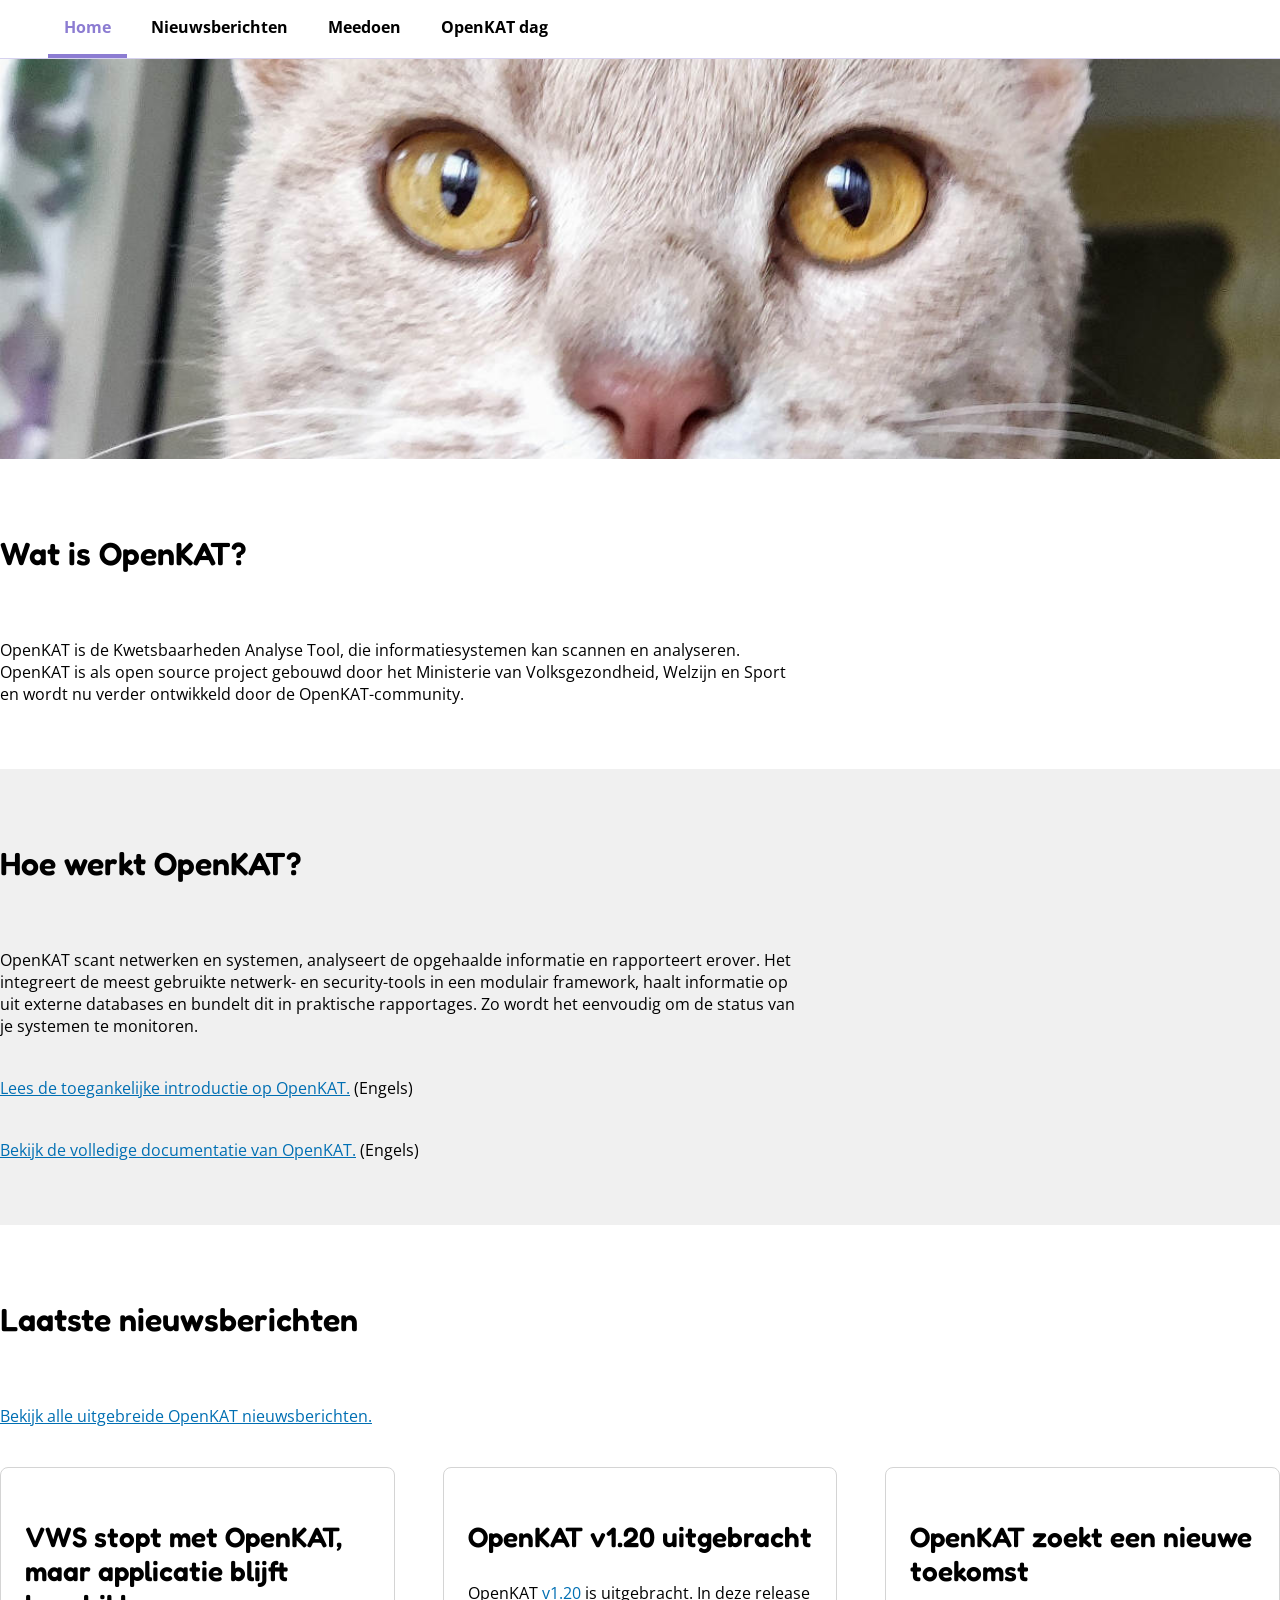
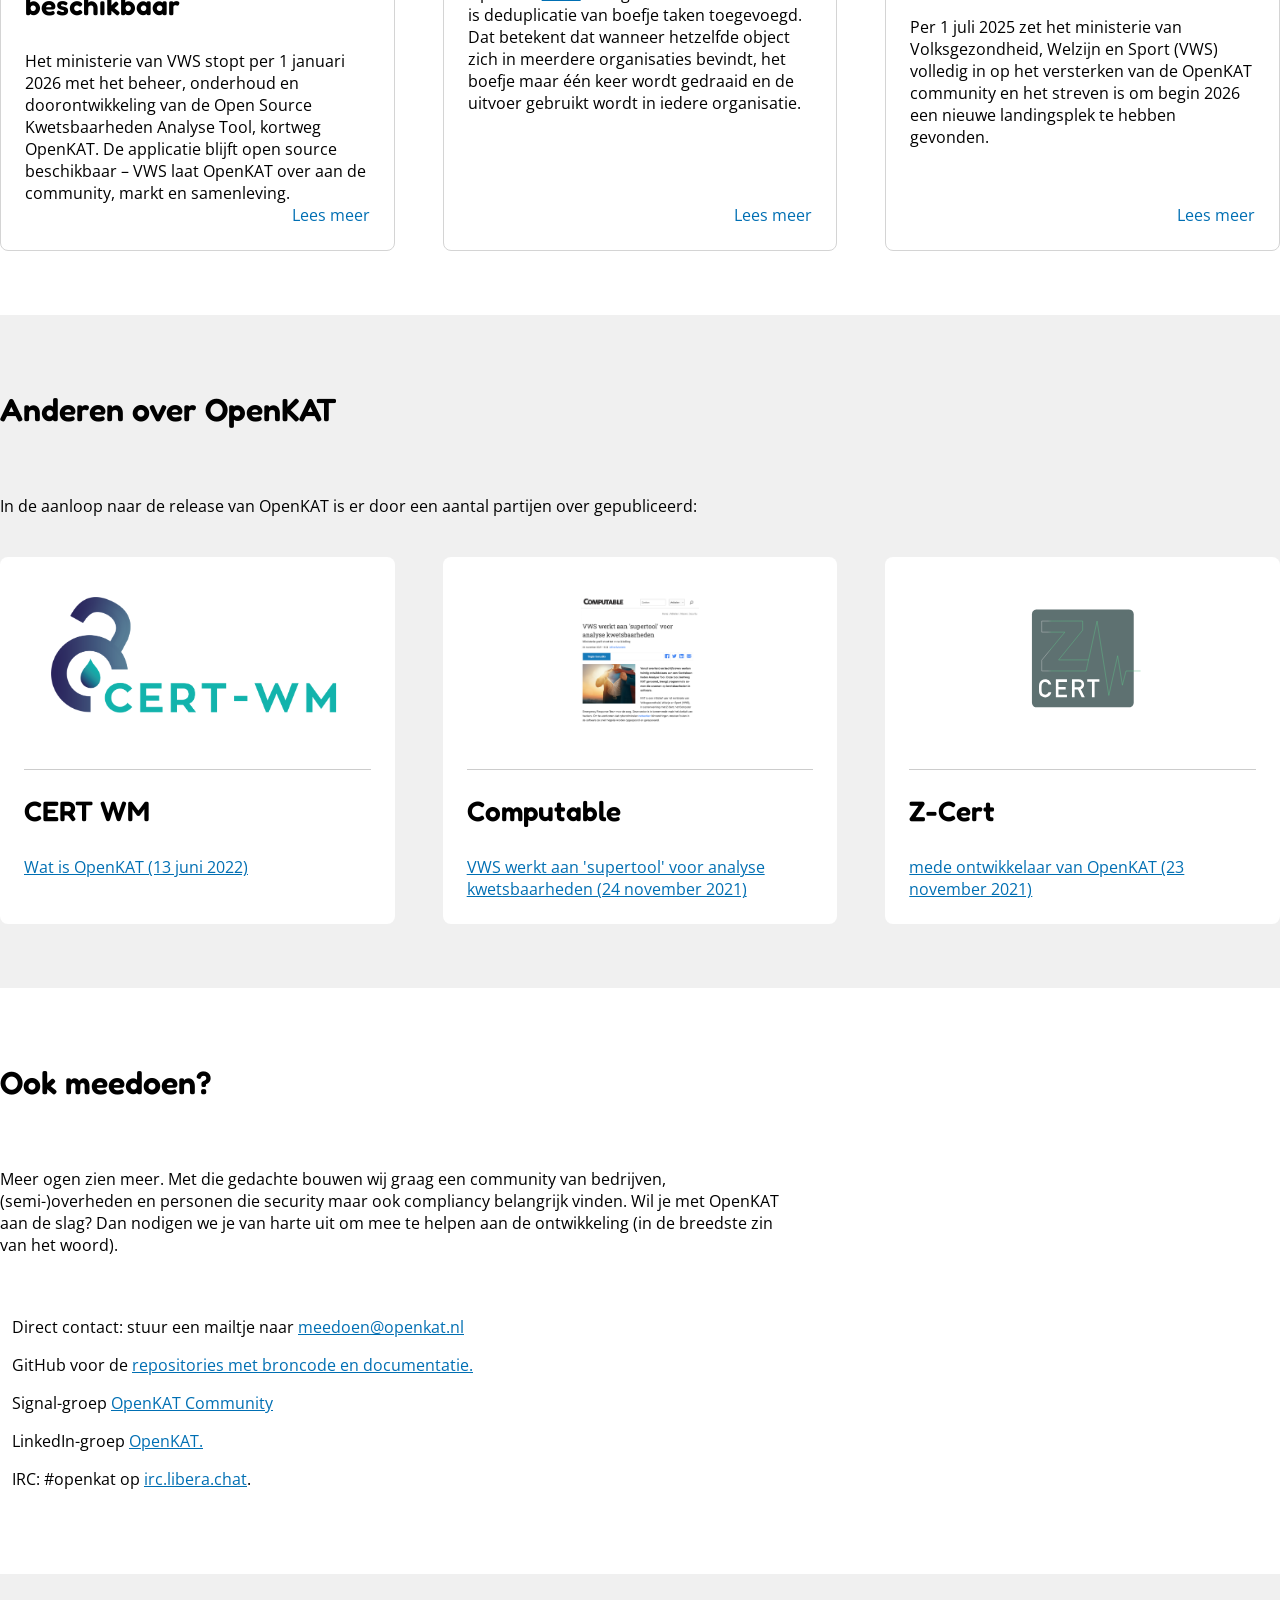
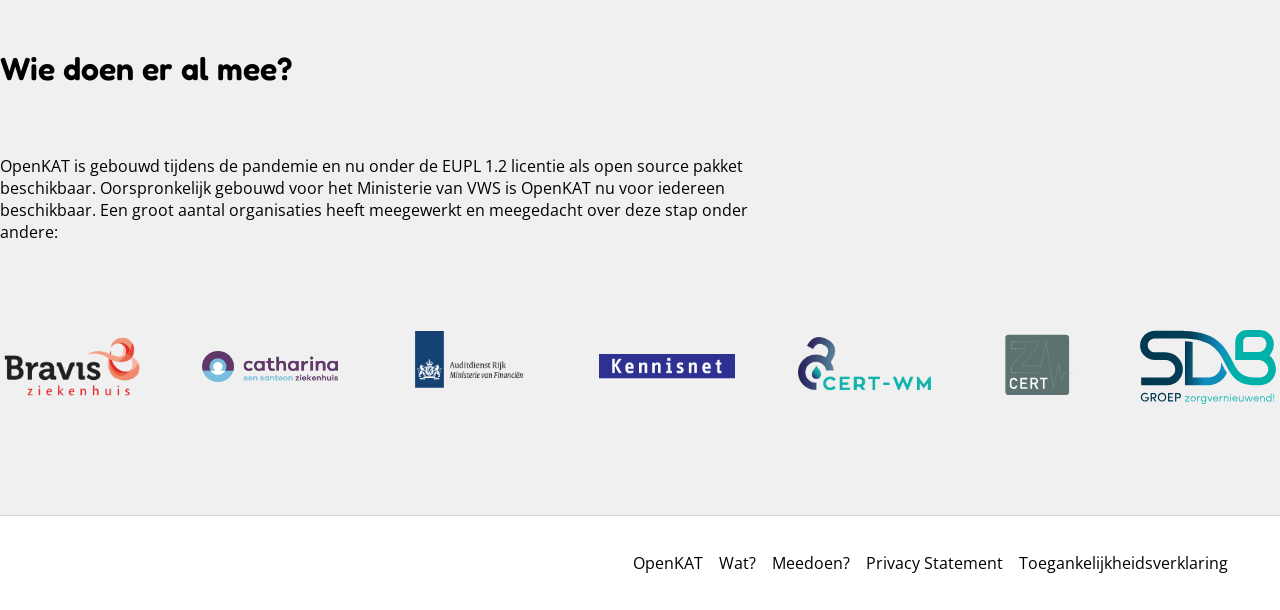
<file: index.html>
<!doctype html>
<html lang="nl">
  <head>
    <meta charset="UTF-8" />
    <meta name="viewport" content="width=device-width, initial-scale=1.0" />
    <meta
      name="description"
      content="Kwetsbaarheden Analyse Tool, openkat.nl."
    />
    <title>OpenKAT Kwetsbaarheden Analyse Tool, welkom bij openkat.nl.</title>
    <link rel="stylesheet" href="/css/manon.kat.min.css?1" />
    <link rel="stylesheet" href="/css/base.css" />
    <link rel="icon" href="/cat.svg" type="image/svg+xml" />
    <link rel="canonical" href="https://openkat.nl/" />
  </head>
  <body>
    <header>
      <a href="#main-content" class="button focus-only"
        >Ga direct naar inhoud</a
      >

      <nav
        data-open-label="Menu"
        aria-label="Hoofdnavigatie"
        id="main-nav"
        class="collapsible"
      >
        <div class="collapsing-element">
          <ul>
            <li><a href="index.html" aria-current="page">Home</a></li>
            <li><a href="nieuws.html">Nieuwsberichten</a></li>
            <li><a href="meedoen.html">Meedoen</a></li>
            <li><a href="openkatdag.html">OpenKAT dag</a></li>
          </ul>
        </div>
      </nav>
    </header>

    <main id="main-content" tabindex="-1">
      <section class="hero">
        <div class="image-background">
          <img src="/keiko-hero.jpg" alt="" />
        </div>
      </section>

      <section id="what">
        <div class="content-wrapper">
          <h2>Wat is OpenKAT?</h2>
          <p>
            OpenKAT is de Kwetsbaarheden Analyse Tool, die informatiesystemen
            kan scannen en analyseren. OpenKAT is als open source project
            gebouwd door het Ministerie van Volksgezondheid, Welzijn en Sport en
            wordt nu verder ontwikkeld door de OpenKAT-community.
          </p>
        </div>
      </section>

      <section class="background-color-offset">
        <div class="content-wrapper">
          <h2>Hoe werkt OpenKAT?</h2>
          <p>
            OpenKAT scant netwerken en systemen, analyseert de opgehaalde
            informatie en rapporteert erover. Het integreert de meest gebruikte
            netwerk- en security-tools in een modulair framework, haalt
            informatie op uit externe databases en bundelt dit in praktische
            rapportages. Zo wordt het eenvoudig om de status van je systemen te
            monitoren.
          </p>
          <p>
            <a href="https://docs.openkat.nl/about-openkat/"
              >Lees de toegankelijke introductie op OpenKAT.</a
            > (Engels)
          </p>
          <p>
            <a href="https://docs.openkat.nl"
              >Bekijk de volledige documentatie van OpenKAT.</a
            > (Engels)
          </p>
        </div>
      </section>

      <section>
        <div class="content-wrapper">
          <h2>Laatste nieuwsberichten</h2>
          <div>
            <a href="https://openkat.nl/nieuws.html"
              >Bekijk alle uitgebreide OpenKAT nieuwsberichten.</a
            >
          </div>
          <div class="column-3 tiles">
            <div>
              <h3 class="heading-large">
                VWS stopt met OpenKAT, maar applicatie blijft beschikbaar
              </h3>
              <p>
                Het ministerie van VWS stopt per 1 januari 2026 met het beheer,
                onderhoud en doorontwikkeling van de Open Source Kwetsbaarheden
                Analyse Tool, kortweg OpenKAT. De applicatie blijft open source
                beschikbaar – VWS laat OpenKAT over aan de community, markt en
                samenleving.
              </p>
              <a href="nieuws.html#dec-2025">Lees meer</a>
            </div>

            <div>
              <h3 class="heading-large">OpenKAT v1.20 uitgebracht</h3>
              <p>
                OpenKAT
                <a
                  href="https://github.com/SSC-ICT-Innovatie/nl-kat-coordination/releases/v1.20.0"
                  rel="external"
                  >v1.20</a
                >
                is uitgebracht. In deze release is deduplicatie van boefje taken
                toegevoegd. Dat betekent dat wanneer hetzelfde object zich in
                meerdere organisaties bevindt, het boefje maar één keer wordt
                gedraaid en de uitvoer gebruikt wordt in iedere organisatie.
              </p>
              <a href="nieuws.html#1.20">Lees meer</a>
            </div>

            <div>
              <h3 class="heading-large">OpenKAT zoekt een nieuwe toekomst</h3>
              <p>
                Per 1 juli 2025 zet het ministerie van Volksgezondheid, Welzijn
                en Sport (VWS) volledig in op het versterken van de OpenKAT
                community en het streven is om begin 2026 een nieuwe
                landingsplek te hebben gevonden.
              </p>
              <a href="nieuws.html#nieuwetoekomst">Lees meer</a>
            </div>
          </div>
        </div>
      </section>

      <section class="background-color-offset">
        <div class="content-wrapper">
          <h2>Anderen over OpenKAT</h2>
          <p>
            In de aanloop naar de release van OpenKAT is er door een aantal
            partijen over gepubliceerd:
          </p>

          <div class="column-3">
            <div class="card">
              <img src="/logos/logo-cert.png" alt="CERT WM logo" />
              <h3 class="title">CERT WM</h3>
              <p>
                <a href="https://www.cert-wm.nl/wat-is-openkat" rel="external"
                  >Wat is OpenKAT (13 juni 2022)</a
                >
              </p>
            </div>
            <div class="card">
              <img
                src="/logos/computable-screenshot.png"
                alt="Screenshot van het artikel op computable"
              />
              <h3 class="title">Computable</h3>
              <p>
                <a
                  href="https://www.computable.nl/artikel/nieuws/security/7277955/250449/vws-werkt-aan-supertool-voor-analyse-kwetsbaarheden.html"
                  rel="external"
                  >VWS werkt aan 'supertool' voor analyse kwetsbaarheden (24
                  november 2021)</a
                >
              </p>
            </div>
            <div class="card">
              <img src="/logos/logo-zcert.svg" alt="ZCERT logo" />
              <h3 class="title">Z-Cert</h3>
              <p>
                <a
                  href="https://z-cert.nl/z-cert-en-vws-ontwikkelen-scantool-voor-softwarekwetsbaarheden/"
                  rel="external"
                  >mede ontwikkelaar van OpenKAT (23 november 2021)</a
                >
              </p>
            </div>
          </div>
        </div>
      </section>

      <section id="join">
        <div class="content-wrapper">
          <h2>Ook meedoen?</h2>
          <p>
            Meer ogen zien meer. Met die gedachte bouwen wij graag een community
            van bedrijven, (semi-)overheden en personen die security maar ook
            compliancy belangrijk vinden. Wil je met OpenKAT aan de slag? Dan
            nodigen we je van harte uit om mee te helpen aan de ontwikkeling (in
            de breedste zin van het woord).
          </p>
          <ul>
            <li>
              Direct contact: stuur een mailtje naar
              <a
                href="mailto:meedoen@openkat.nl?subject=Ik%20doe%20graag%20mee%20met%20kat"
                >meedoen@openkat.nl</a
              >
            </li>
            <li>
              GitHub voor de <a
                href="https://github.com/SSC-ICT-Innovatie/nl-kat-coordination"
                rel="external"
                >repositories met broncode en documentatie.</a
              >
            </li>
            <li>
              Signal-groep
              <a
                href="https://signal.group/#CjQKIIS4T1mDK1RcTqelkv-vDvnzrsU4b2qGj3xIPPrqWO8HEhDISi92dF_m4g7tXEB_QwN_"
                rel="external"
                >OpenKAT Community</a
              >
            </li>
            <li>
              LinkedIn-groep
              <a href="https://www.linkedin.com/groups/12594016/" rel="external"
                >OpenKAT.</a
              >
            </li>
            <li>
              IRC: #openkat op
              <a href="https://libera.chat/" rel="external">irc.libera.chat</a>.
            </li>
          </ul>
        </div>
      </section>

      <section class="background-color-offset" id="collaboration">
        <div class="content-wrapper">
          <h2>Wie doen er al mee?</h2>
          <p>
            OpenKAT is gebouwd tijdens de pandemie en nu onder de EUPL 1.2
            licentie als open source pakket beschikbaar. Oorspronkelijk gebouwd
            voor het Ministerie van VWS is OpenKAT nu voor iedereen beschikbaar.
            Een groot aantal organisaties heeft meegewerkt en meegedacht over
            deze stap onder andere:
          </p>
          <ul class="img-reel">
            <li><img src="/logos/bravis-logo.png" alt="Logo Bravis" /></li>
            <li>
              <img
                src="/logos/logo-catharina-ziekenhuis.png"
                alt="Logo Catharina Ziekenhuis"
              />
            </li>
            <li>
              <img
                src="/logos/logo-auditdienst-rijk.png"
                alt="Logo auditdienst rijk"
              />
            </li>
            <li>
              <img src="/logos/logo-kennisnet.png" alt="Logo Kennisnet" />
            </li>
            <li><img src="/logos/logo-cert.png" alt="Logo CERT" /></li>
            <li><img src="/logos/logo-zcert.svg" alt="Logo Z-Cert" /></li>
            <li><img src="/logos/sdb-logo.svg" alt="Logo sdb" /></li>
          </ul>
        </div>
      </section>
    </main>

    <footer>
      <div class="content-wrapper">
        <div class="meta">
          <p>
          </p>
        </div>
        <nav aria-label="Footernavigatie">
          <ul>
            <li><a href="#" aria-current="page">OpenKAT</a></li>
            <li><a href="/#what">Wat?</a></li>
            <li><a href="/#join">Meedoen?</a></li>
            <li><a href="/privacy_statement.html">Privacy Statement</a></li>
            <li>
              <a href="/toegankelijkheidsverklaring.html"
                >Toegankelijkheidsverklaring</a
              >
            </li>
          </ul>
        </nav>
      </div>
    </footer>
  </body>
</html>
</file>
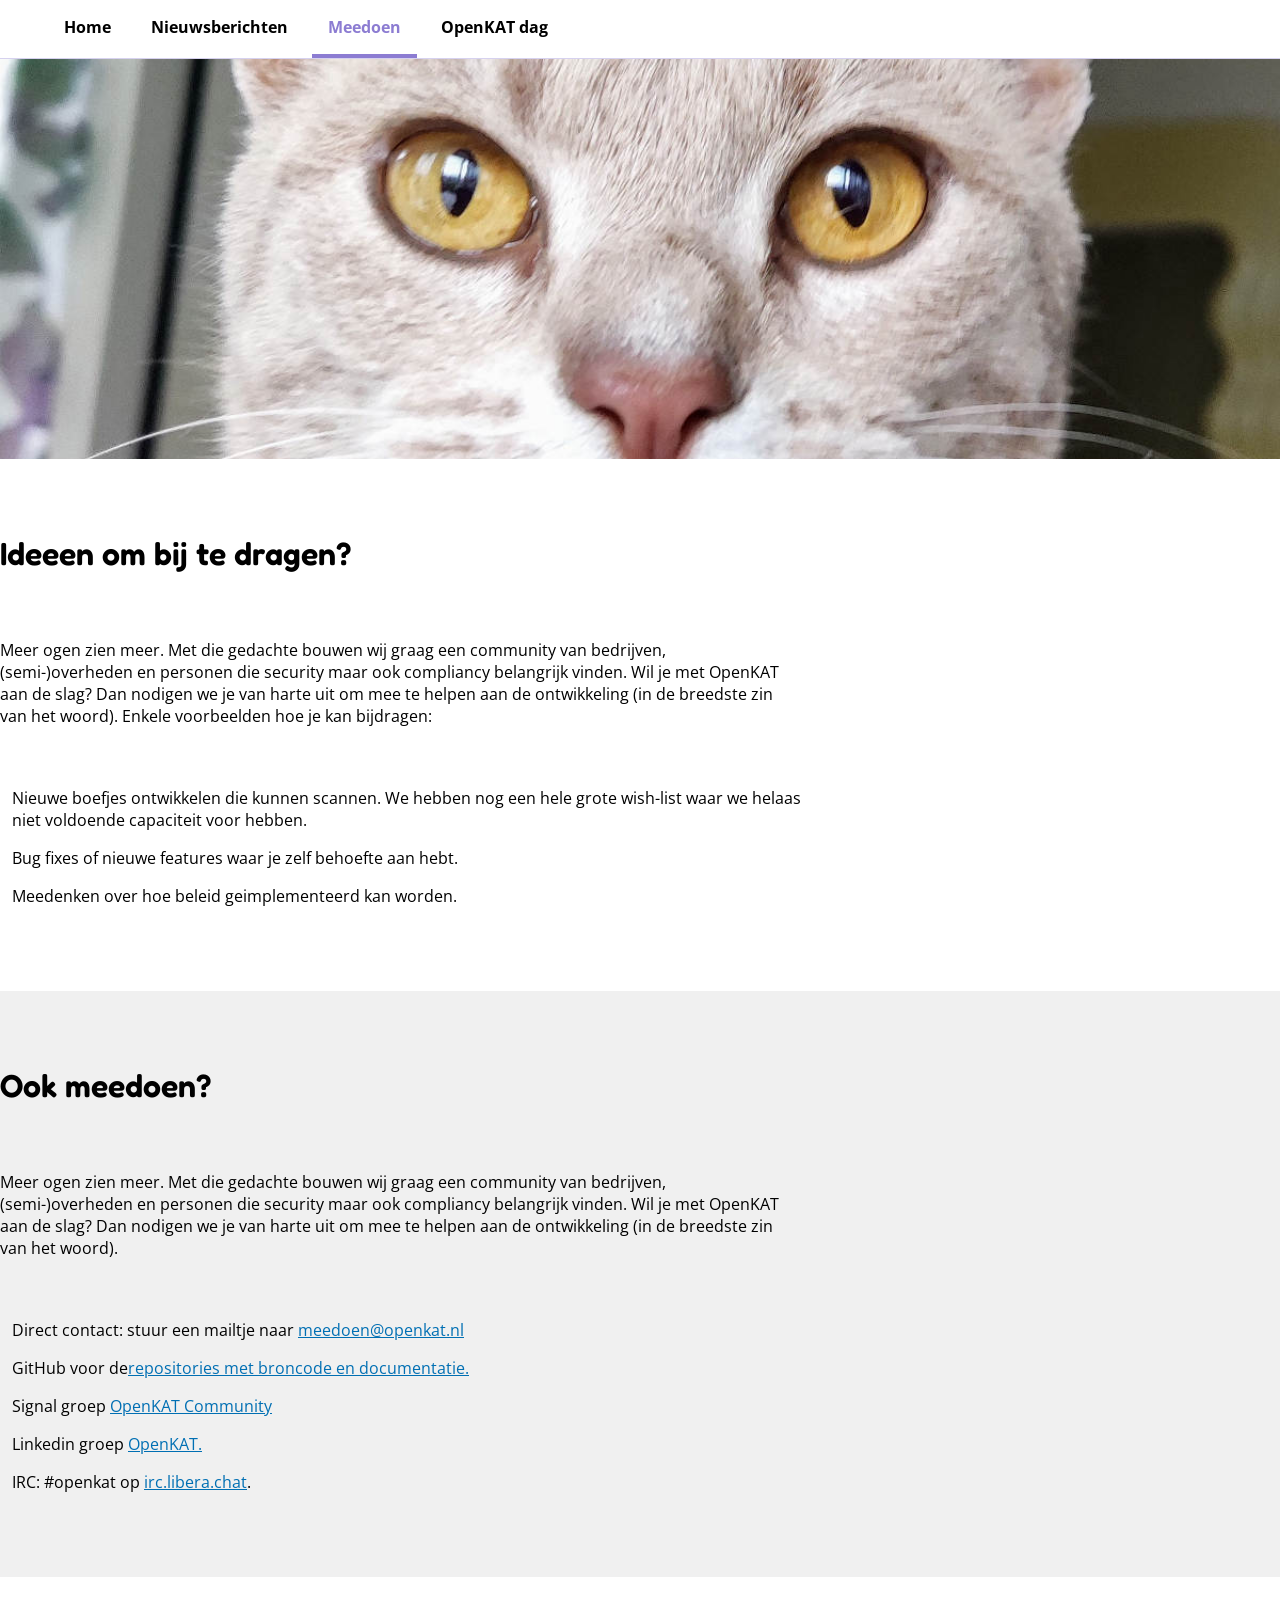
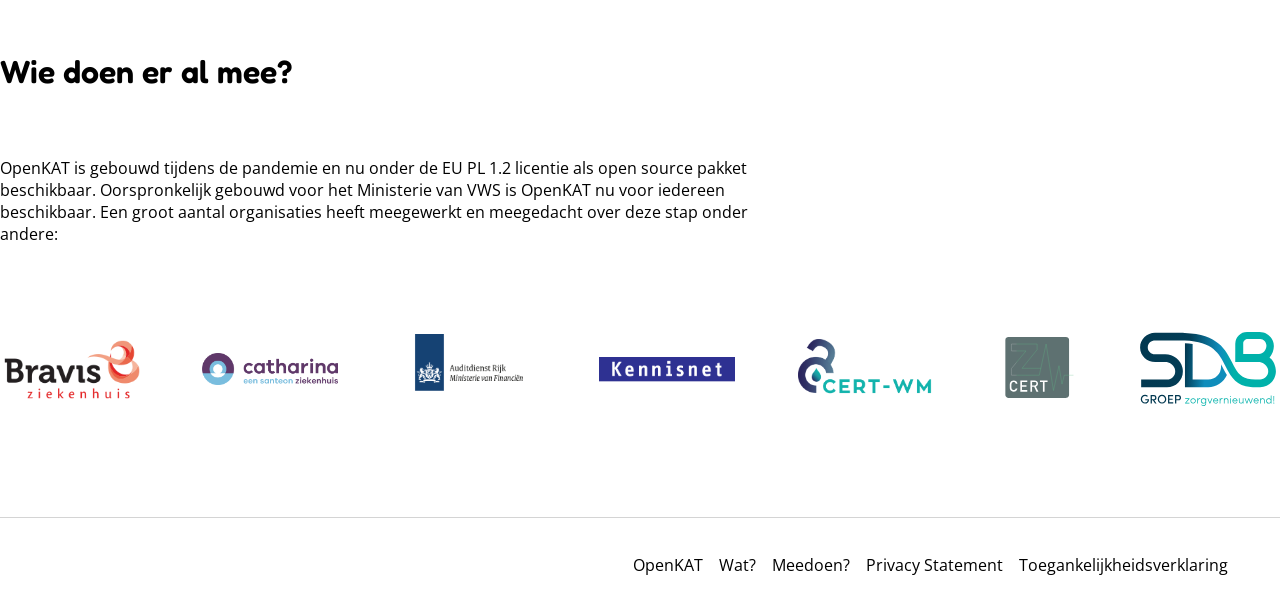
<file: meedoen.html>
<!doctype html>
<html lang="nl">
  <head>
    <meta charset="UTF-8" />
    <meta name="viewport" content="width=device-width, initial-scale=1.0" />
    <meta
      name="description"
      content="Kwetsbaarheden Analyse Tool, openkat.nl."
    />
    <title>OpenKAT Kwetsbaarheden Analyse Tool, welkom bij openkat.nl.</title>
    <link rel="stylesheet" href="/css/manon.kat.min.css?1" />
    <link rel="stylesheet" href="/css/base.css" />
    <link rel="icon" href="/cat.svg" type="image/svg+xml" />
    <link rel="canonical" href="https://openkat.nl/" />
  </head>
  <body>
    <header>
      <a href="#main-content" class="button focus-only"
        >Ga direct naar inhoud</a
      >

      <nav
        data-open-label="Menu"
        aria-label="Hoofdnavigatie"
        id="main-nav"
        class="collapsible"
      >
        <div class="collapsing-element">
          <ul>
            <li><a href="index.html">Home</a></li>
            <li><a href="nieuws.html">Nieuwsberichten</a></li>
            <li><a href="meedoen.html" aria-current="page">Meedoen</a></li>
            <li><a href="openkatdag.html">OpenKAT dag</a></li>
          </ul>
        </div>
      </nav>
    </header>

    <main id="main-content" tabindex="-1">
      <section class="hero">
        <div class="image-background">
          <img src="/keiko-hero.jpg" alt="" />
        </div>
      </section>

      <section class="condensed" id="ideas">
        <div class="content-wrapper">
          <h2>Ideeen om bij te dragen?</h2>
          <p>
            Meer ogen zien meer. Met die gedachte bouwen wij graag een community
            van bedrijven, (semi-)overheden en personen die security maar ook
            compliancy belangrijk vinden. Wil je met OpenKAT aan de slag? Dan
            nodigen we je van harte uit om mee te helpen aan de ontwikkeling (in
            de breedste zin van het woord). Enkele voorbeelden hoe je kan
            bijdragen:
          </p>
          <ul>
            <li>
              Nieuwe boefjes ontwikkelen die kunnen scannen. We hebben nog een
              hele grote wish-list waar we helaas niet voldoende capaciteit voor
              hebben.
            </li>
            <li>
              Bug fixes of nieuwe features waar je zelf behoefte aan hebt.
            </li>
            <li>Meedenken over hoe beleid geimplementeerd kan worden.</li>
          </ul>
        </div>
      </section>

      <section class="background-color-offset condensed" id="join">
        <div class="content-wrapper">
          <h2>Ook meedoen?</h2>
          <p>
            Meer ogen zien meer. Met die gedachte bouwen wij graag een community
            van bedrijven, (semi-)overheden en personen die security maar ook
            compliancy belangrijk vinden. Wil je met OpenKAT aan de slag? Dan
            nodigen we je van harte uit om mee te helpen aan de ontwikkeling (in
            de breedste zin van het woord).
          </p>
          <ul>
            <li>
              Direct contact: stuur een mailtje naar
              <a
                href="mailto:meedoen@openkat.nl?subject=Ik%20doe%20graag%20mee%20met%20kat"
                >meedoen@openkat.nl</a
              >
            </li>
            <li>
              GitHub voor de<a
                href="https://github.com/SSC-ICT-Innovatie/nl-kat-coordination"
                rel="external"
                >repositories met broncode en documentatie.</a
              >
            </li>
            <li>
              Signal groep
              <a
                href="https://signal.group/#CjQKIIS4T1mDK1RcTqelkv-vDvnzrsU4b2qGj3xIPPrqWO8HEhDISi92dF_m4g7tXEB_QwN_"
                rel="external"
                >OpenKAT Community</a
              >
            </li>
            <li>
              Linkedin groep
              <a href="https://www.linkedin.com/groups/12594016/" rel="external"
                >OpenKAT.</a
              >
            </li>
            <li>
              IRC: #openkat op
              <a href="https://libera.chat/" rel="external">irc.libera.chat</a>.
            </li>
          </ul>
        </div>
      </section>

      <section class="condensed" id="collaboration">
        <div class="content-wrapper">
          <h2>Wie doen er al mee?</h2>
          <p>
            OpenKAT is gebouwd tijdens de pandemie en nu onder de EU PL 1.2
            licentie als open source pakket beschikbaar. Oorspronkelijk gebouwd
            voor het Ministerie van VWS is OpenKAT nu voor iedereen beschikbaar.
            Een groot aantal organisaties heeft meegewerkt en meegedacht over
            deze stap onder andere:
          </p>
          <ul class="img-reel">
            <li><img src="/logos/bravis-logo.png" alt="Logo Bravis" /></li>
            <li>
              <img
                src="/logos/logo-catharina-ziekenhuis.png"
                alt="Logo Catharina Ziekenhuis"
              />
            </li>
            <li>
              <img
                src="/logos/logo-auditdienst-rijk.png"
                alt="Logo auditdienst rijk"
              />
            </li>
            <li>
              <img src="/logos/logo-kennisnet.png" alt="Logo Kennisnet" />
            </li>
            <li><img src="/logos/logo-cert.png" alt="Logo CERT" /></li>
            <li><img src="/logos/logo-zcert.svg" alt="Logo Z-Cert" /></li>
            <li><img src="/logos/sdb-logo.svg" alt="Logo sdb" /></li>
          </ul>
        </div>
      </section>
    </main>

    <footer>
      <div class="content-wrapper">
        <div class="meta">
          <p>
          </p>
        </div>
        <nav aria-label="Footernavigatie">
          <ul>
            <li><a href="/index.html">OpenKAT</a></li>
            <li><a href="/#what">Wat?</a></li>
            <li><a href="/#join" aria-current="page">Meedoen?</a></li>
            <li><a href="/privacy_statement.html">Privacy Statement</a></li>
            <li>
              <a href="/toegankelijkheidsverklaring.html"
                >Toegankelijkheidsverklaring</a
              >
            </li>
          </ul>
        </nav>
      </div>
    </footer>
  </body>
</html>
</file>
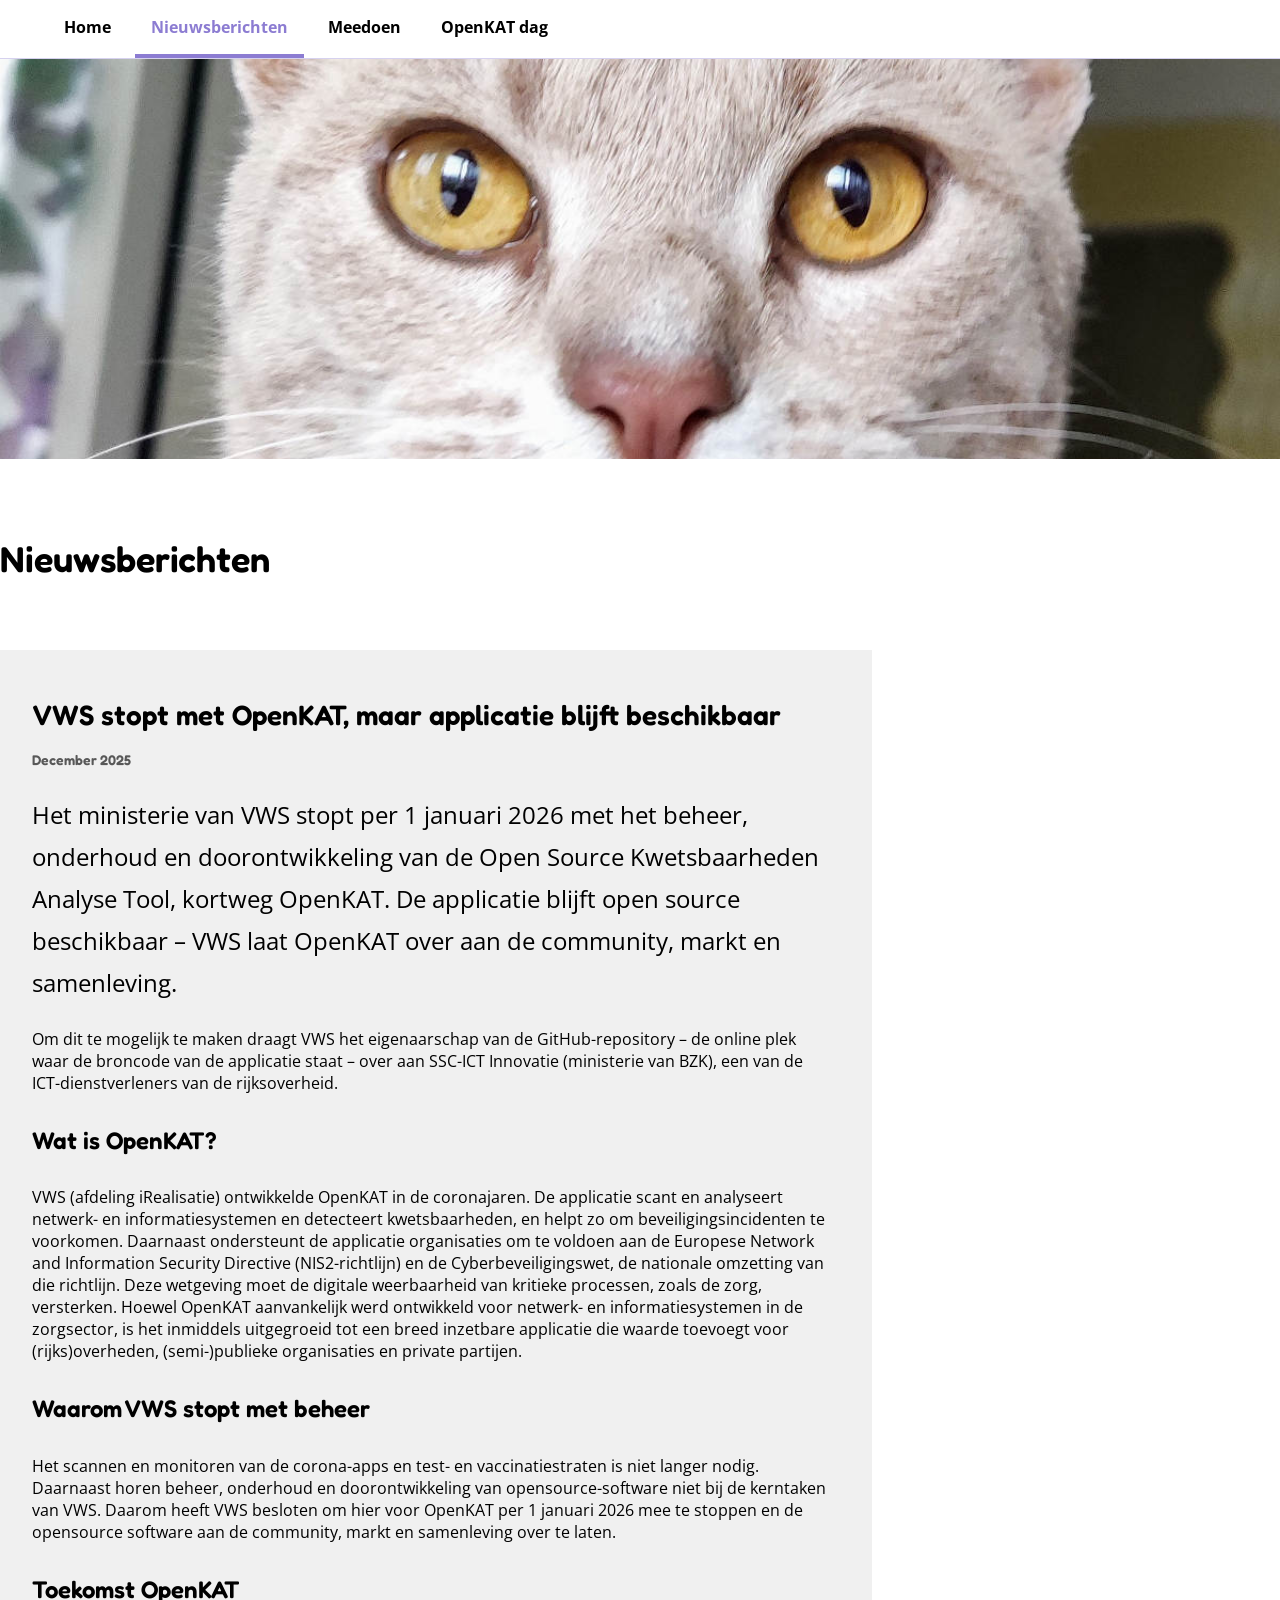
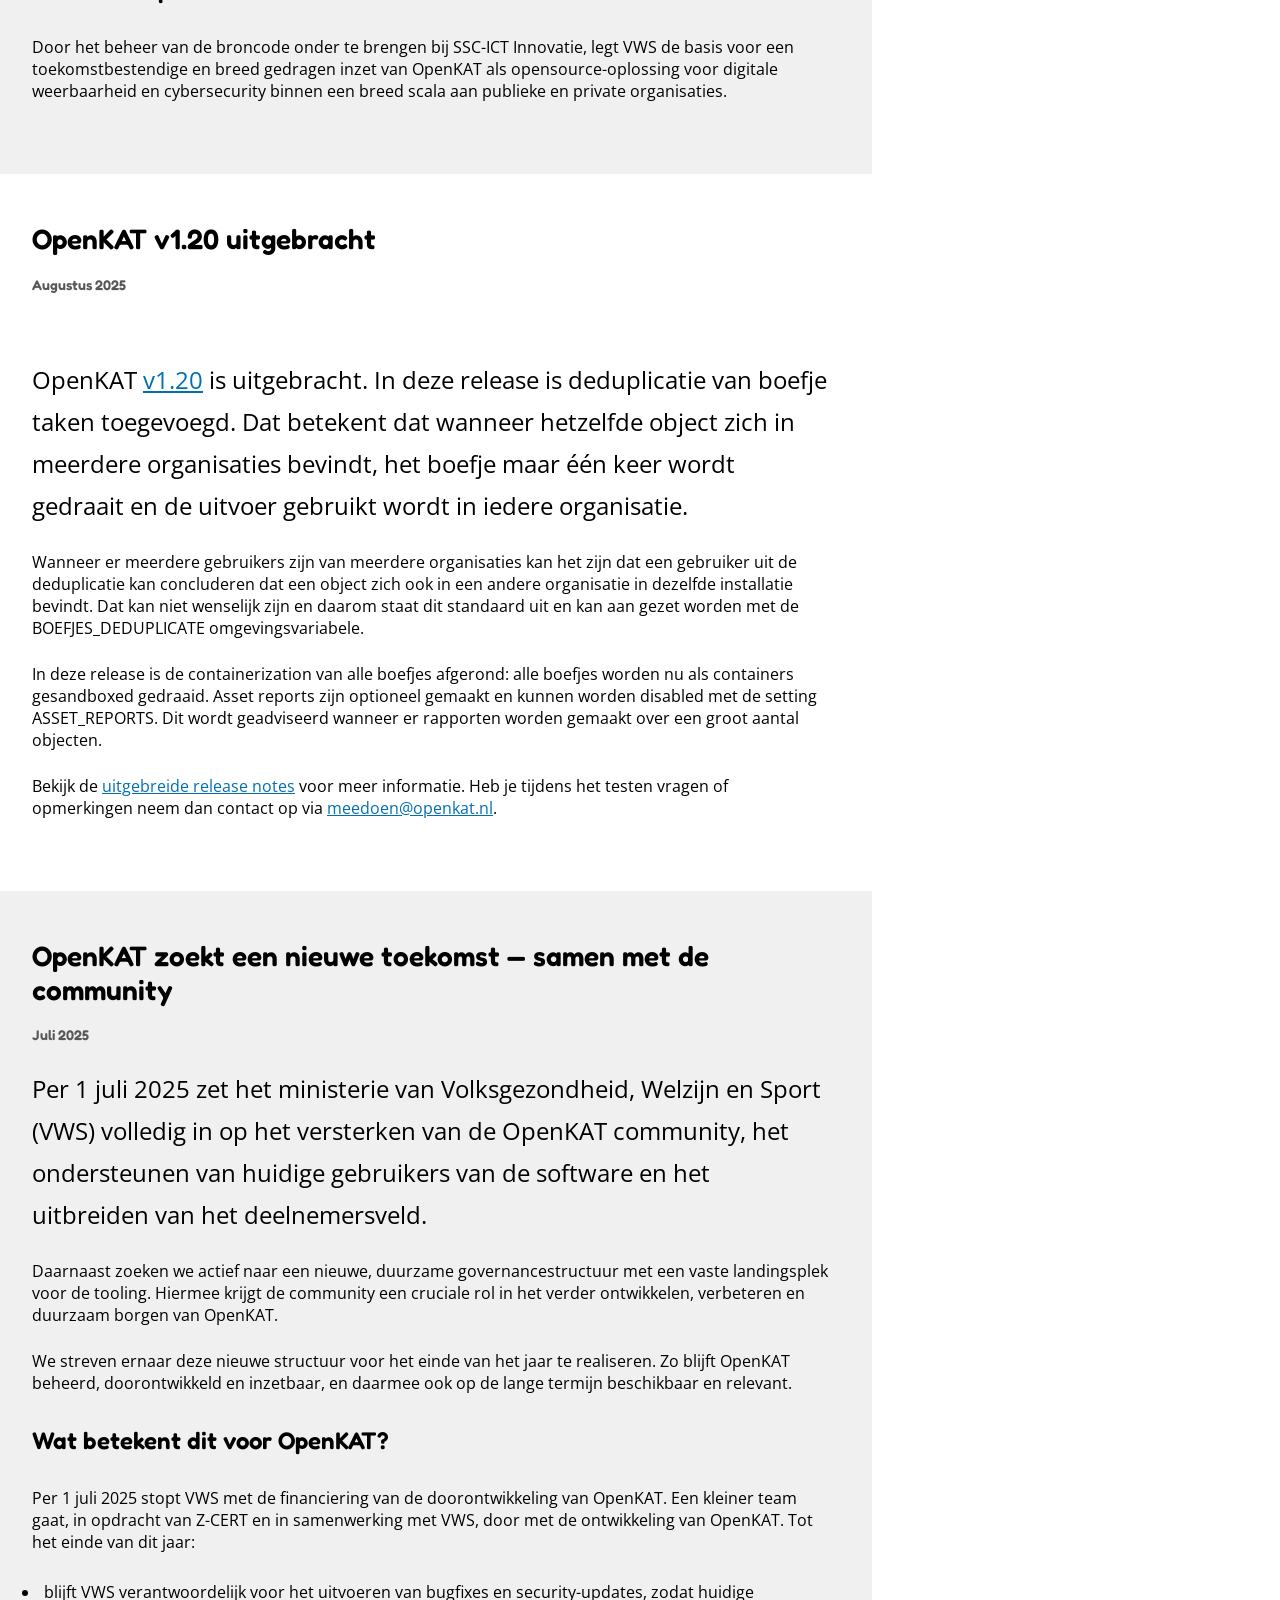
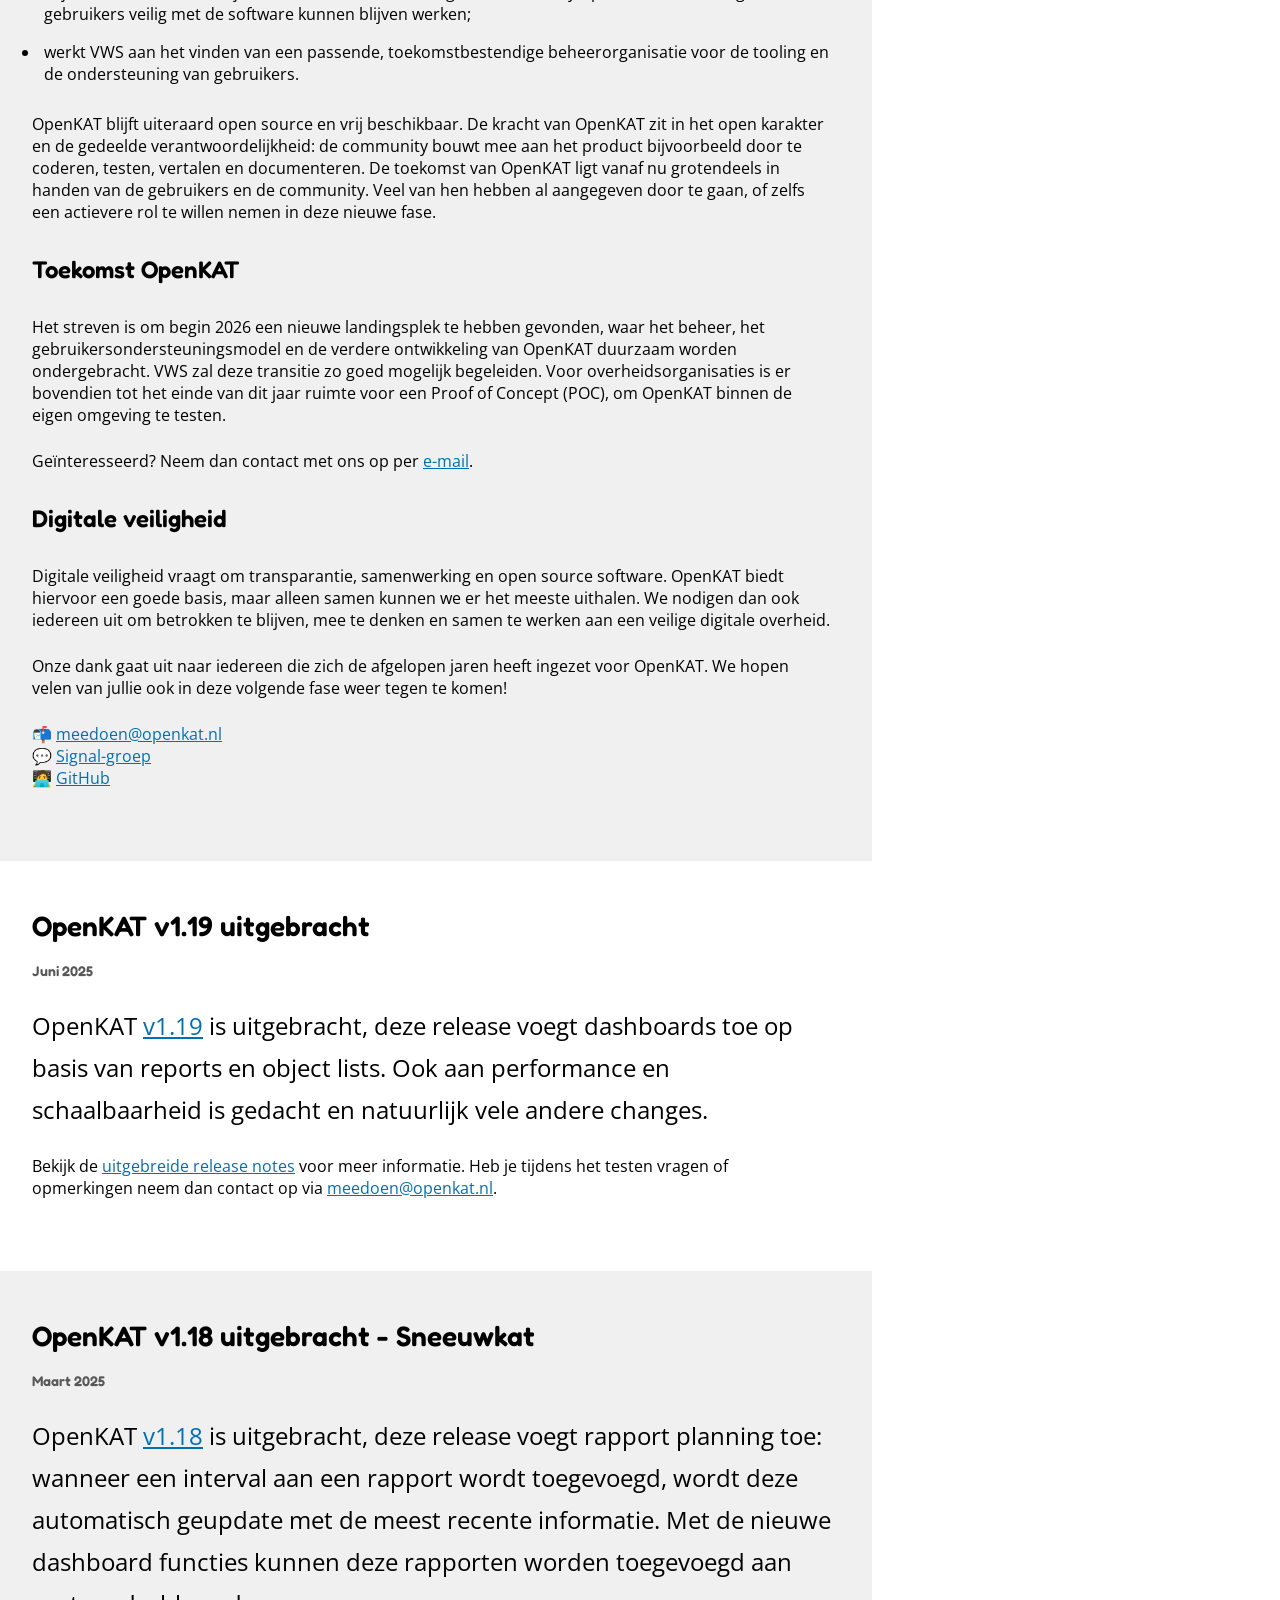
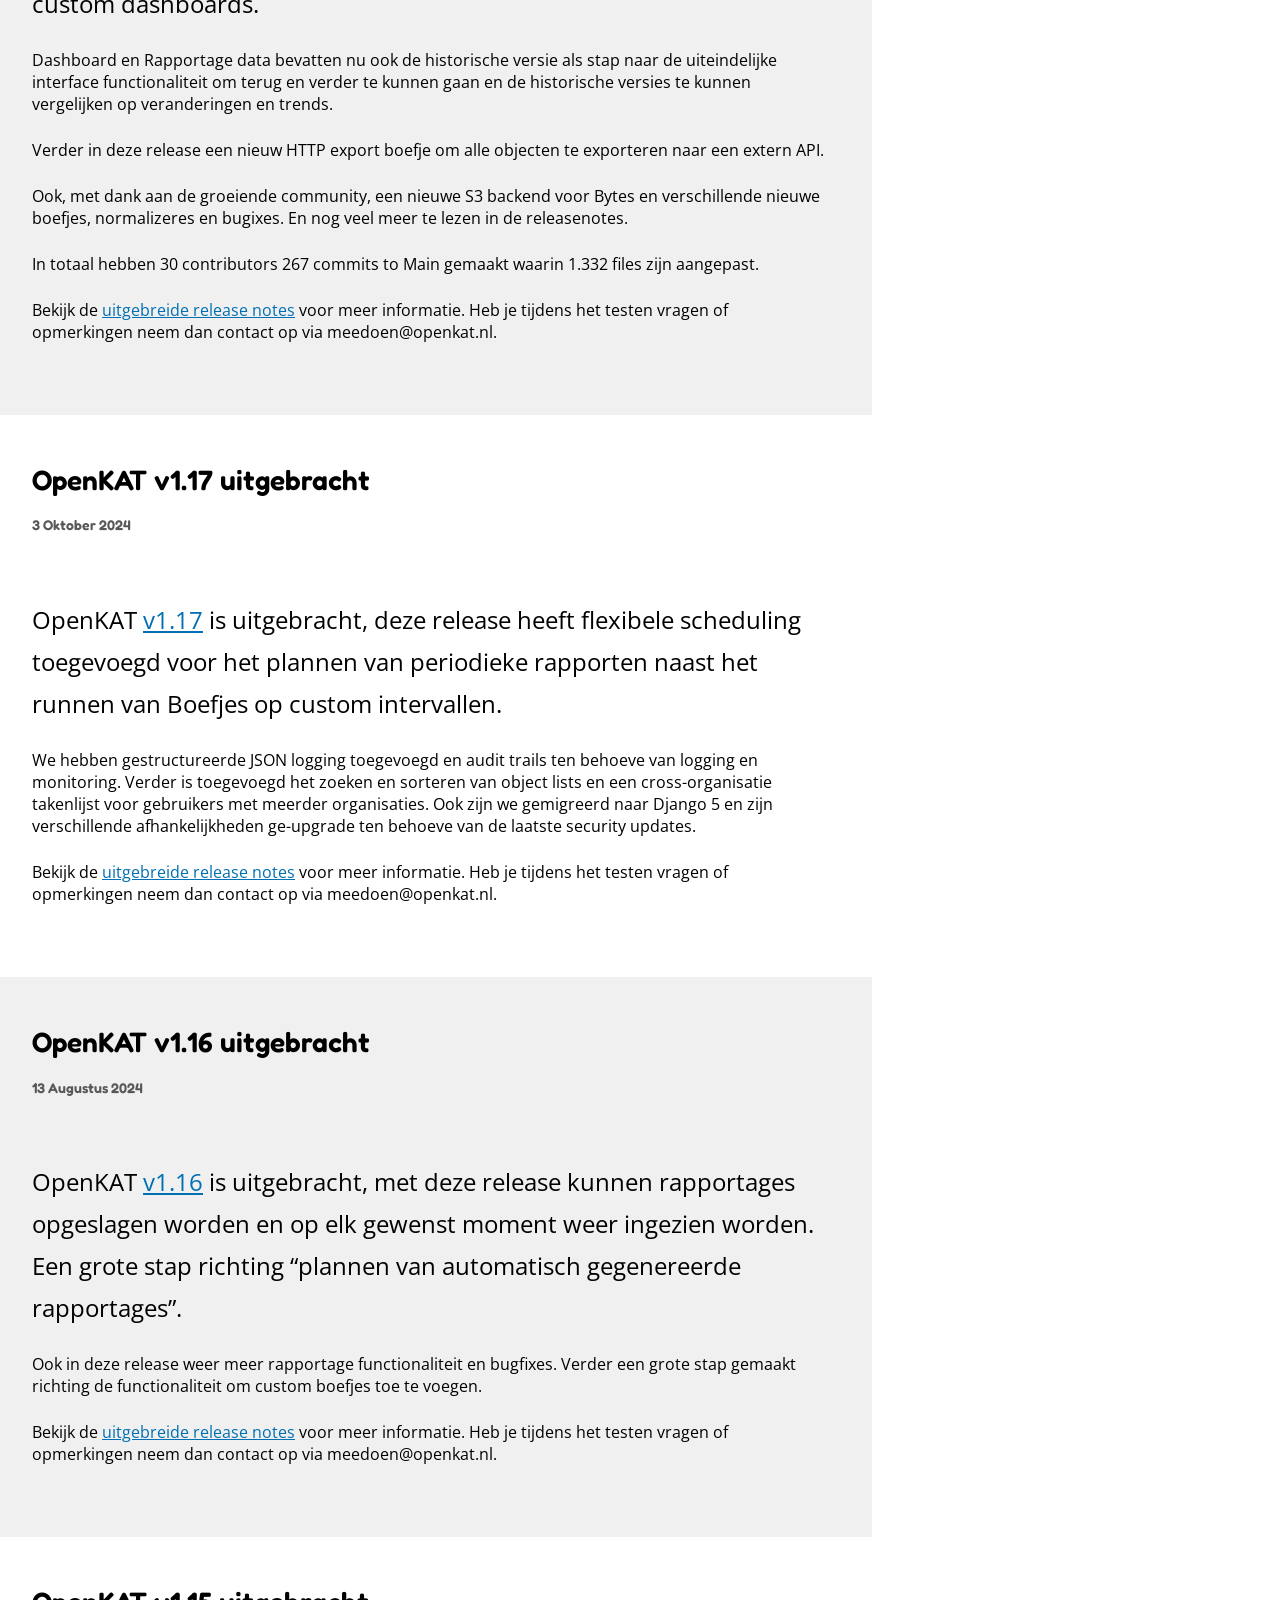
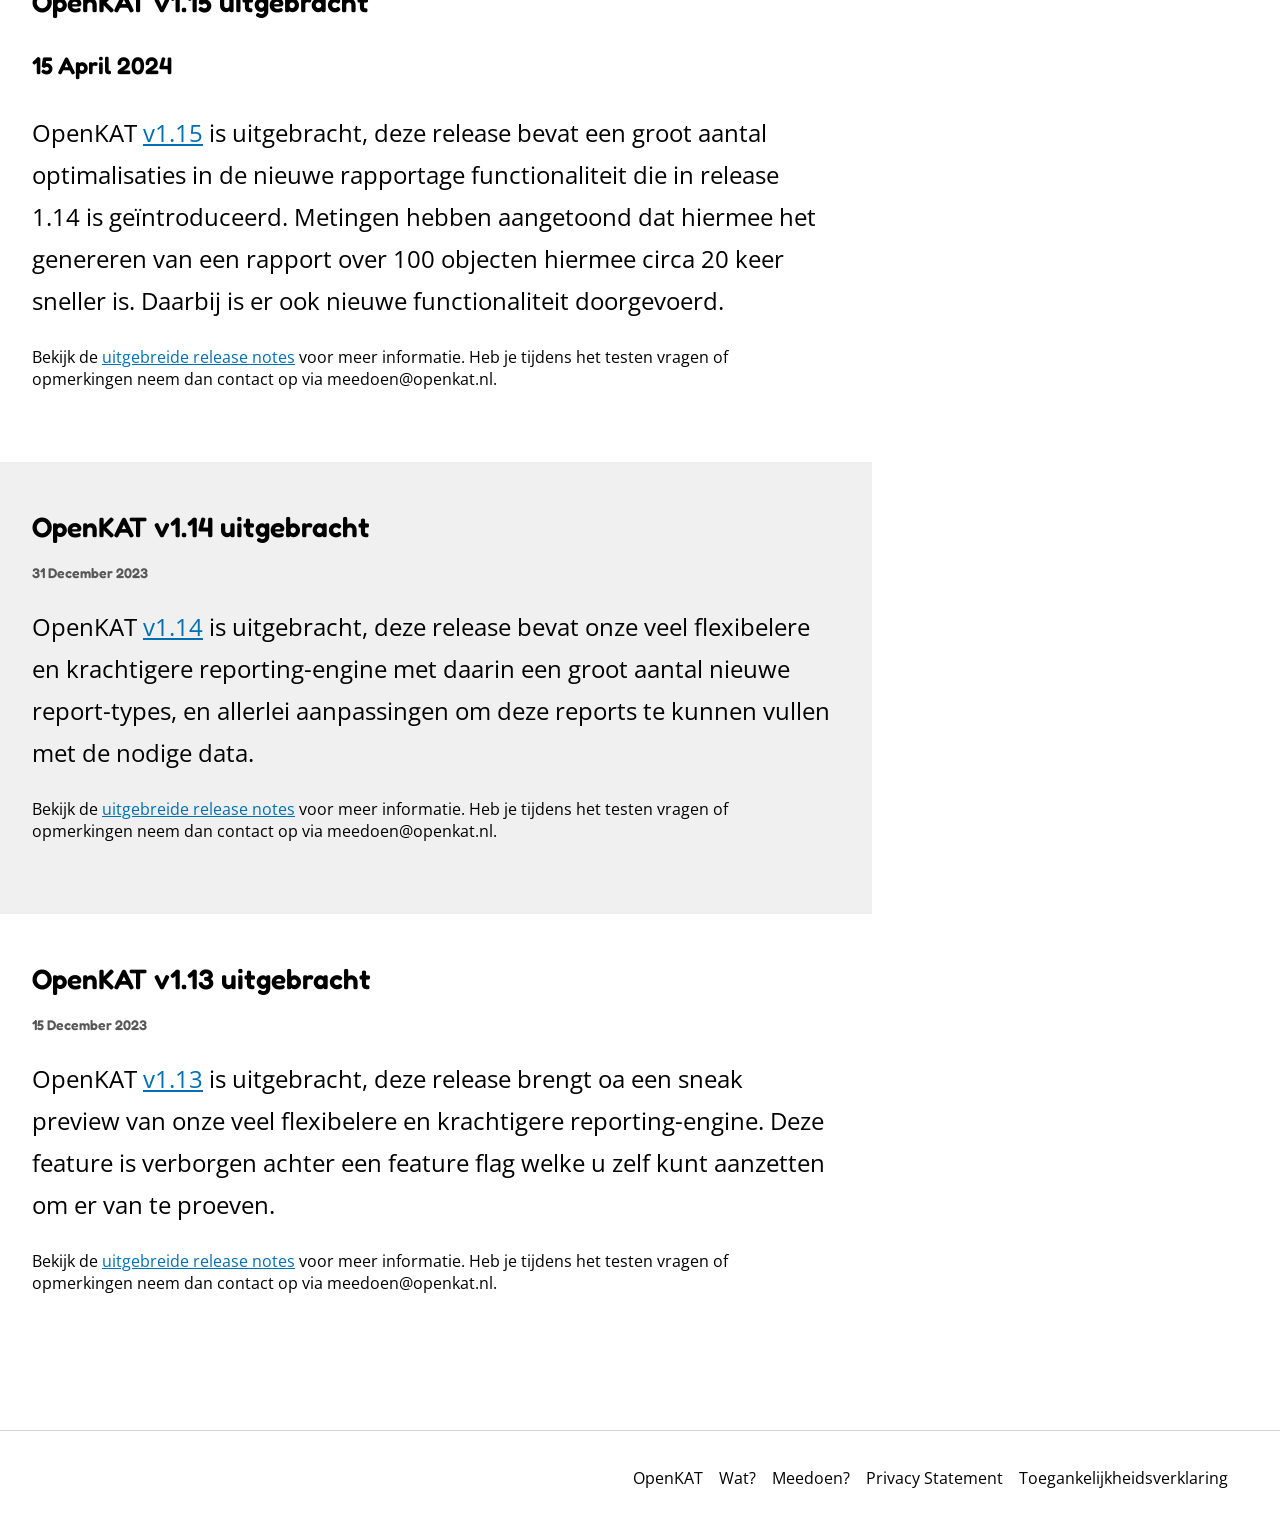
<file: nieuws.html>
<!DOCTYPE html>
<html lang="nl">
  <head>
    <meta charset="UTF-8">
    <meta name="viewport" content="width=device-width, initial-scale=1.0">
    <meta name="description" content="Kwetsbaarheden Analyse Tool, openkat.nl.">
    <title>OpenKAT Kwetsbaarheden Analyse Tool, welkom bij openkat.nl.</title>
    <link rel="stylesheet" href="/css/manon.kat.min.css?1">
    <link rel="stylesheet" href="/css/base.css">
    <link rel="icon" href="/cat.svg" type="image/svg+xml">
    <link rel="canonical" href="https://openkat.nl/" />
  </head>
  <body>
    <header>
      <a href="#main-content" class="button focus-only">Ga direct naar inhoud</a>

    <nav data-open-label="Menu" aria-label="Hoofdnavigatie" id="main-nav" class="collapsible">
    <div class="collapsing-element">
      <ul>
          <li><a href="index.html">Home</a></li>
          <li><a href="nieuws.html" aria-current="page">Nieuwsberichten</a></li>
          <li><a href="meedoen.html">Meedoen</a></li>
          <li><a href="openkatdag.html">OpenKAT dag</a></li>
      </ul>
    </div>
    </nav>
    </header>

    <main id="main-content" tabindex="-1">
      <section class="hero">
        <div class="image-background">
          <img src="/keiko-hero.jpg" alt="" />
        </div>
      </section>

      <section class="condensed">
        <div class="content-wrapper">
          <h1 class="page-title">Nieuwsberichten</h1>
          <div class="news">
            <div class="background-color-offset" id="dec-2025">
              <div>
                <h3 class="heading-large">VWS stopt met OpenKAT, maar applicatie blijft beschikbaar</h3>
                <h4 class="de-emphasized">December 2025</h4>
              </div>
              
              <p class="emphasized">
                  Het ministerie van VWS stopt per 1 januari 2026 met het beheer, 
                  onderhoud en doorontwikkeling van de Open Source Kwetsbaarheden Analyse Tool, kortweg OpenKAT. 
                  De applicatie blijft open source beschikbaar – VWS laat OpenKAT over aan de community, 
                  markt en samenleving.
              </p>

              <p>
                  Om dit te mogelijk te maken draagt VWS het eigenaarschap van de GitHub-repository – 
                  de online plek waar de broncode van de applicatie staat – over aan SSC-ICT Innovatie (ministerie van BZK),
                  een van de ICT-dienstverleners van de rijksoverheid.
              </p>
              
              <h4>Wat is OpenKAT?</h4>
              <p>
                VWS (afdeling iRealisatie) ontwikkelde OpenKAT in de coronajaren. De applicatie scant en analyseert netwerk- 
                en informatiesystemen en detecteert kwetsbaarheden, en helpt zo om beveiligingsincidenten te voorkomen. 
                Daarnaast ondersteunt de applicatie organisaties om te voldoen aan de Europese Network and Information 
                Security Directive (NIS2-richtlijn) en de Cyberbeveiligingswet, de nationale omzetting van die richtlijn. 
                Deze wetgeving moet de digitale weerbaarheid van kritieke processen, zoals de zorg, versterken.
                Hoewel OpenKAT aanvankelijk werd ontwikkeld voor netwerk- en informatiesystemen in de zorgsector, is het 
                inmiddels uitgegroeid tot een breed inzetbare applicatie die waarde toevoegt voor (rijks)overheden, 
                (semi-)publieke organisaties en private partijen.
              </p>

              <h4>Waarom VWS stopt met beheer</h4>
              <p>
                Het scannen en monitoren van de corona-apps en test- en vaccinatiestraten is niet langer nodig. 
                Daarnaast horen beheer, onderhoud en doorontwikkeling van opensource-software niet bij de kerntaken van VWS. 
                Daarom heeft VWS besloten om hier voor OpenKAT per 1 januari 2026 mee te stoppen en de opensource software 
                aan de community, markt en samenleving over te laten.
              </p>
              
              <h4>Toekomst OpenKAT</h4>
              <p>
                Door het beheer van de broncode onder te brengen bij SSC-ICT Innovatie, legt VWS de basis voor een 
                toekomstbestendige en breed gedragen inzet van OpenKAT als opensource-oplossing voor digitale weerbaarheid 
                en cybersecurity binnen een breed scala aan publieke en private organisaties.

              </p>
            </div>
            
            <div id="1.20">
              <div>
                <h3 class="heading-large">OpenKAT v1.20 uitgebracht</h3>
                <h4 class="de-emphasized">Augustus 2025</h4>
                <a name="1.20"></a>
              </div>
              <p class="emphasized">
                OpenKAT <a href="https://github.com/minvws/nl-kat-coordination/releases/v1.20.0" rel="external">v1.20</a> 
                is uitgebracht. In deze release is deduplicatie van boefje taken toegevoegd. Dat betekent dat wanneer 
                hetzelfde object zich in meerdere organisaties bevindt, het boefje maar één keer wordt gedraait en de 
                uitvoer gebruikt wordt in iedere organisatie.
                </p>
                
              <p>
                Wanneer er meerdere gebruikers zijn van meerdere organisaties 
                kan het zijn dat een gebruiker uit de deduplicatie kan concluderen dat een object zich ook in een andere 
                organisatie in dezelfde installatie bevindt. Dat kan niet wenselijk zijn en daarom staat dit standaard uit 
                en kan aan gezet worden met de BOEFJES_DEDUPLICATE omgevingsvariabele.
              </p>
              <p>
                In deze release is de containerization van alle boefjes afgerond: alle boefjes worden nu als containers 
                gesandboxed gedraaid. Asset reports zijn optioneel gemaakt en kunnen worden disabled met de setting ASSET_REPORTS. Dit wordt 
                geadviseerd wanneer er rapporten worden gemaakt over een groot aantal objecten.
              </p>
              <p>
                Bekijk de <a href="https://docs.openkat.nl/about-openkat/release-notes/1.20.html">uitgebreide release notes</a> voor meer informatie. Heb je tijdens het testen vragen of opmerkingen neem dan contact op via <a href="mailto:meedoen@openkat.nl">meedoen@openkat.nl</a>.
              </p>
            </div>

            <div class="background-color-offset" id="nieuwetoekomst">
              <div>
                <h3 class="heading-large">OpenKAT zoekt een nieuwe toekomst — samen met de community</h3>
                <h4 class="de-emphasized">Juli 2025</h4>
              </div>
              <p class="emphasized">
                Per 1 juli 2025 zet het ministerie van Volksgezondheid, Welzijn en Sport (VWS) volledig in op het 
                versterken van de OpenKAT community, het ondersteunen van huidige gebruikers van de software en het 
                uitbreiden van het deelnemersveld.
              </p>
              
              <p>
                Daarnaast zoeken we actief naar een nieuwe, duurzame governancestructuur 
                met een vaste landingsplek voor de tooling. Hiermee krijgt de community een cruciale rol in het verder 
                ontwikkelen, verbeteren en duurzaam borgen van OpenKAT.
              </p>

              <p>
                We streven ernaar deze nieuwe structuur voor het einde van het jaar te realiseren. Zo blijft OpenKAT beheerd, doorontwikkeld en inzetbaar, en daarmee ook op de lange termijn beschikbaar en relevant.
              </p>

                <h4>Wat betekent dit voor OpenKAT?</h4>
                <p>Per 1 juli 2025 stopt VWS met de financiering van de doorontwikkeling van OpenKAT. Een kleiner team gaat, in opdracht van Z-CERT en in samenwerking met VWS, door met de ontwikkeling van OpenKAT. Tot het einde van dit jaar:
                  <ul>
                    <li>blijft VWS verantwoordelijk voor het uitvoeren van bugfixes en security-updates, zodat huidige gebruikers veilig met de software kunnen blijven werken;</li>
                    <li>werkt VWS aan het vinden van een passende, toekomstbestendige beheerorganisatie voor de tooling en de ondersteuning van gebruikers.</li>
                  </ul>  
                </p>
  
                <p>OpenKAT blijft uiteraard open source en vrij beschikbaar. De kracht van OpenKAT zit in het open karakter en de gedeelde verantwoordelijkheid: de community bouwt mee aan het product bijvoorbeeld door te coderen, testen, vertalen en documenteren. De toekomst van OpenKAT ligt vanaf nu grotendeels in handen van de gebruikers en de community. Veel van hen hebben al aangegeven door te gaan, of zelfs een actievere rol te willen nemen in deze nieuwe fase.</p>
  
                <h4>Toekomst OpenKAT</h4>
                <p>Het streven is om begin 2026 een nieuwe landingsplek te hebben gevonden, waar het beheer, het gebruikersondersteuningsmodel en de verdere ontwikkeling van OpenKAT duurzaam worden ondergebracht. VWS zal deze transitie zo goed mogelijk begeleiden. Voor overheidsorganisaties is er bovendien tot het einde van dit jaar ruimte voor een Proof of Concept (POC), om OpenKAT binnen de eigen omgeving te testen. </p>
  
                <p>Geïnteresseerd? Neem dan contact met ons op per <a href="mailto:meedoen@openkat.nl">e-mail</a>.</p>
  
                <h4>Digitale veiligheid</h4>
                <p>Digitale veiligheid vraagt om transparantie, samenwerking en open source software. OpenKAT biedt hiervoor een goede basis, maar alleen samen kunnen we er het meeste uithalen. We nodigen dan ook iedereen uit om betrokken te blijven, mee te denken en samen te werken aan een veilige digitale overheid.</p>
                
                <p>Onze dank gaat uit naar iedereen die zich de afgelopen jaren heeft ingezet voor OpenKAT. We hopen velen van jullie ook in deze volgende fase weer tegen te komen!</p>
                <p>
                📬	<a href="mailto:meedoen@openkat.nl">meedoen@openkat.nl</a><br>
                💬	<a href="https://signal.group/#CjQKIIS4T1mDK1RcTqelkv-vDvnzrsU4b2qGj3xIPPrqWO8HEhDISi92dF_m4g7tXEB_QwN_" rel="external">Signal-groep</a><br>
                🧑‍💻	<a href="https://github.com/minvws/nl-kat-coordination" rel="external">GitHub</a>
              </p>
            </div>

            <div id="1.19">
              <div>
                <h3 class="heading-large">OpenKAT v1.19 uitgebracht</h3>
                <h4 class="de-emphasized">Juni 2025</h4>
              </div>
              <p class="emphasized">
                OpenKAT <a href="https://github.com/minvws/nl-kat-coordination/releases/v1.19.0" rel="external">v1.19</a> is uitgebracht, deze release voegt dashboards toe op basis van reports en object lists. Ook aan performance en schaalbaarheid is gedacht en natuurlijk vele andere changes.
              </p>
              <p>
                Bekijk de <a href="https://docs.openkat.nl/about-openkat/release-notes/1.19.html">uitgebreide release notes</a> voor meer informatie. Heb je tijdens het testen vragen of opmerkingen neem dan contact op via <a href="mailto:meedoen@openkat.nl">meedoen@openkat.nl</a>.
              </p>
            </div>
            
            <div class="background-color-offset" id="1.18">
              <div>
                <h3 class="heading-large">OpenKAT v1.18 uitgebracht - Sneeuwkat</h3>
                <h4 class="de-emphasized"> Maart 2025 </h4>
              </div>

              <p class="emphasized">
                OpenKAT <a href="https://github.com/minvws/nl-kat-coordination/releases/v1.18.0" rel="external">v1.18</a> is 
                uitgebracht, deze release voegt rapport planning toe: wanneer een interval aan een rapport wordt toegevoegd, 
                wordt deze automatisch geupdate met de meest recente informatie. Met de nieuwe dashboard functies kunnen deze 
                rapporten worden toegevoegd aan custom dashboards. 
              </p>

              <p>
                Dashboard en Rapportage data bevatten nu ook de historische versie als stap naar de uiteindelijke interface 
                functionaliteit om terug en verder te kunnen gaan en de historische versies te kunnen vergelijken op 
                veranderingen en trends.
              </p>

              <p>
                Verder in deze release een nieuw HTTP export boefje om alle objecten te exporteren naar een extern API.
              </p>

              <p>
                Ook, met dank aan de groeiende community, een nieuwe S3 backend voor Bytes en verschillende nieuwe boefjes, 
                normalizeres en bugixes. En nog veel meer te lezen in de releasenotes.
              </p>
                
                <p>In totaal hebben 30 contributors 267 commits to Main gemaakt waarin 1.332 files zijn aangepast.</p>
            </p>
              <p>
                Bekijk de <a href="https://docs.openkat.nl/about-openkat/release-notes/1.18.html">uitgebreide release notes</a> voor meer informatie. Heb je tijdens het testen vragen of opmerkingen neem dan contact op via meedoen@openkat.nl.
              </p>
            </div>

            <div id="1.17">
              <div>
                <h3 class="heading-large">OpenKAT v1.17 uitgebracht</h3>
                <h4 class="de-emphasized"> 3 Oktober 2024</h4>
                <a name="1.17"></a>
              </div>

              <p class="emphasized">
                OpenKAT <a href="https://github.com/minvws/nl-kat-coordination/releases/v1.17.0" rel="external">v1.17</a> 
                is uitgebracht, deze release heeft flexibele scheduling toegevoegd voor het plannen van periodieke rapporten
                naast het runnen van Boefjes op custom intervallen.
              </p>
                 
              <p>
                We hebben gestructureerde JSON logging toegevoegd 
                en audit trails ten behoeve van logging en monitoring. Verder is toegevoegd het zoeken en sorteren van 
                object lists en een cross-organisatie takenlijst voor gebruikers met meerder organisaties. 
                Ook zijn we gemigreerd naar Django 5 en zijn verschillende afhankelijkheden ge-upgrade ten behoeve 
                van de laatste security updates.
              </p>
              <p>
                Bekijk de <a href="https://docs.openkat.nl/about-openkat/release-notes/1.17.html">uitgebreide release notes</a> voor meer informatie. Heb je tijdens het testen vragen of opmerkingen neem dan contact op via meedoen@openkat.nl.
              </p>
            </div>

            <div class="background-color-offset" id="1.16">
              <div>
                <h3 class="heading-large">OpenKAT v1.16 uitgebracht</h3>
                <h4 class="de-emphasized"> 13 Augustus 2024</h4>
                <a name="1.16"></a>
              </div>
              <p class="emphasized">
                OpenKAT <a href="https://github.com/minvws/nl-kat-coordination/releases/v1.16.0" rel="external">v1.16</a> 
                is uitgebracht, met deze release kunnen rapportages opgeslagen worden en op elk gewenst moment weer 
                ingezien worden. Een grote stap richting “plannen van automatisch gegenereerde rapportages”.
              </p>
              <p>
                Ook in deze release weer meer rapportage functionaliteit en bugfixes. Verder een grote stap gemaakt 
                richting de functionaliteit om custom boefjes toe te voegen.
              </p>
              <p>
                Bekijk de <a href="https://docs.openkat.nl/about-openkat/release-notes/1.16.html">uitgebreide release notes</a> voor meer informatie. Heb je tijdens het testen vragen of opmerkingen neem dan contact op via meedoen@openkat.nl.
              </p>
            </div>

            <div id="april-2024">
              <div>
                <h3 class="heading-large">OpenKAT v1.15 uitgebracht</h3>
                <h4> 15 April 2024</h4>
              </div>
              <p class="emphasized">
                OpenKAT <a href="https://github.com/minvws/nl-kat-coordination/releases/v1.15.0" rel="external">v1.15</a> is
                uitgebracht, deze release bevat een groot aantal optimalisaties in de nieuwe rapportage functionaliteit die 
                in release 1.14 is geïntroduceerd. Metingen hebben aangetoond dat hiermee het genereren van een rapport over
                100 objecten hiermee circa 20 keer sneller is. Daarbij is er ook nieuwe functionaliteit doorgevoerd.
              </p>
              <p>
                Bekijk de <a href="https://docs.openkat.nl/about-openkat/release-notes/1.15.html">uitgebreide release notes</a> voor meer informatie. Heb je tijdens het testen vragen of opmerkingen neem dan contact op via meedoen@openkat.nl.
              </p>
            </div>

            <div class="background-color-offset" id="31-dec-2023">
              <div>
                <h3 class="heading-large">OpenKAT v1.14 uitgebracht</h3>
                <h4 class="de-emphasized"> 31 December 2023</h4>
              </div>
              <p class="emphasized">
                OpenKAT <a href="https://github.com/minvws/nl-kat-coordination/releases/v1.14.0" rel="external">v1.14</a> is uitgebracht, deze release bevat onze veel flexibelere en krachtigere reporting-engine met daarin een groot aantal nieuwe report-types, en allerlei aanpassingen om deze reports te kunnen vullen met de nodige data.
              </p>
              <p>
                Bekijk de <a href="https://docs.openkat.nl/about-openkat/release-notes/1.14.html">uitgebreide release notes</a> voor meer informatie. Heb je tijdens het testen vragen of opmerkingen neem dan contact op via meedoen@openkat.nl.
              </p>
            </div>

            <div id="15-dec-2023">
              <div>
                <h3 class="heading-large">OpenKAT v1.13 uitgebracht</h3>
                <h4 class="de-emphasized">15 December 2023</h4>
              </div>
              <p class="emphasized">
                OpenKAT <a href="https://github.com/minvws/nl-kat-coordination/releases/v1.13.0" rel="external">v1.13</a> is uitgebracht, deze release brengt oa een sneak preview van onze veel flexibelere en krachtigere reporting-engine. Deze feature is verborgen achter een feature flag welke u zelf kunt aanzetten om er van te proeven.
              </p>
              <p>
                Bekijk de <a href="https://docs.openkat.nl/about-openkat/release-notes/1.13.html">uitgebreide release notes</a> voor meer informatie. Heb je tijdens het testen vragen of opmerkingen neem dan contact op via meedoen@openkat.nl.
              </p>
            </div>

          </div>

        </div>
      </section>


    </main>

    <footer>
      <div class="content-wrapper">
        <div class="meta">
          <p>
          </p>
        </div>
        <nav aria-label="Footernavigatie">
          <ul>
            <li><a href="/index.html">OpenKAT</a></li>
            <li><a href="/#what">Wat?</a></li>
            <li><a href="/#join" >Meedoen?</a></li>
            <li><a href="/privacy_statement.html">Privacy Statement</a></li>
            <li>
              <a href="/toegankelijkheidsverklaring.html"
                >Toegankelijkheidsverklaring</a
              >
            </li>
          </ul>
        </nav>
      </div>
    </footer>
  </body>
</html>
</file>
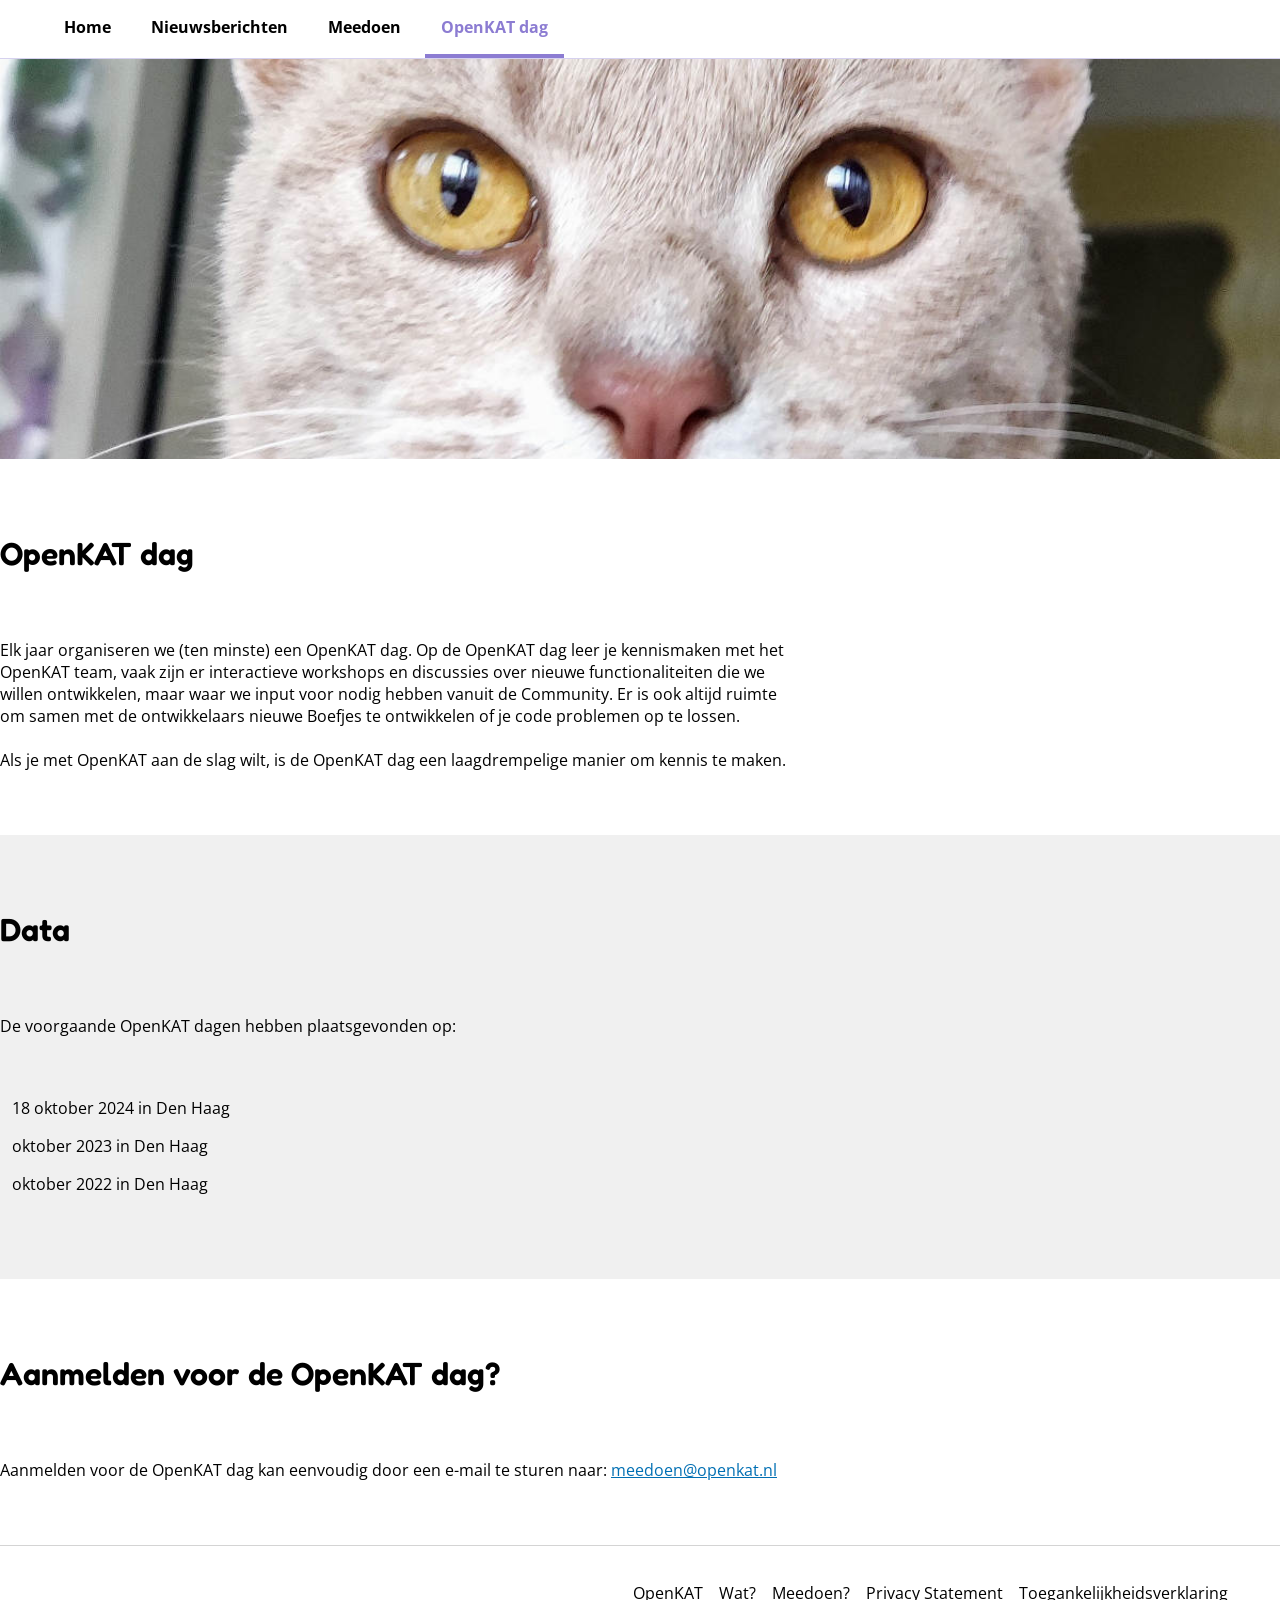
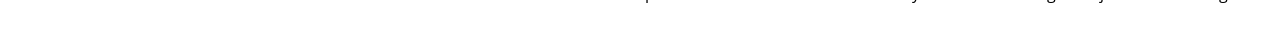
<file: openkatdag.html>
<!doctype html>
<html lang="nl">
  <head>
    <meta charset="UTF-8" />
    <meta name="viewport" content="width=device-width, initial-scale=1.0" />
    <meta
      name="description"
      content="Kwetsbaarheden Analyse Tool, openkat.nl."
    />
    <title>OpenKAT Kwetsbaarheden Analyse Tool, welkom bij openkat.nl.</title>
    <link rel="stylesheet" href="/css/manon.kat.min.css?1" />
    <link rel="stylesheet" href="/css/base.css" />
    <link rel="icon" href="/cat.svg" type="image/svg+xml" />
    <link rel="canonical" href="https://openkat.nl/" />
  </head>
  <body>
    <header>
      <a href="#main-content" class="button focus-only"
        >Ga direct naar inhoud</a
      >

      <nav
        data-open-label="Menu"
        aria-label="Hoofdnavigatie"
        id="main-nav"
        class="collapsible"
      >
        <div class="collapsing-element">
          <ul>
            <li><a href="index.html">Home</a></li>
            <li><a href="nieuws.html">Nieuwsberichten</a></li>
            <li><a href="meedoen.html">Meedoen</a></li>
            <li>
              <a href="openkatdag.html" aria-current="page">OpenKAT dag</a>
            </li>
          </ul>
        </div>
      </nav>
    </header>

    <main id="main-content" tabindex="-1">
      <section class="hero">
        <div class="image-background">
          <img src="/keiko-hero.jpg" alt="" />
        </div>
      </section>

      <section id="join">
        <div class="content-wrapper">
          <h2>OpenKAT dag</h2>
          <p>
            Elk jaar organiseren we (ten minste) een OpenKAT dag. Op de OpenKAT
            dag leer je kennismaken met het OpenKAT team, vaak zijn er
            interactieve workshops en discussies over nieuwe functionaliteiten
            die we willen ontwikkelen, maar waar we input voor nodig hebben
            vanuit de Community. Er is ook altijd ruimte om samen met de
            ontwikkelaars nieuwe Boefjes te ontwikkelen of je code problemen op
            te lossen.<br /><br />
            Als je met OpenKAT aan de slag wilt, is de OpenKAT dag een
            laagdrempelige manier om kennis te maken.
          </p>
        </div>
      </section>

      <section class="background-color-offset condensed" id="join">
        <div class="content-wrapper">
          <h2>Data</h2>
          <p>De voorgaande OpenKAT dagen hebben plaatsgevonden op:</p>
          <ul>
            <li>18 oktober 2024 in Den Haag</li>
            <li>oktober 2023 in Den Haag</li>
            <li>oktober 2022 in Den Haag</li>
          </ul>
        </div>
      </section>

      <section id="collaboration">
        <div class="content-wrapper">
          <h2>Aanmelden voor de OpenKAT dag?</h2>
          <p>
            Aanmelden voor de OpenKAT dag kan eenvoudig door een e-mail te
            sturen naar:
            <a
              href="mailto:meedoen@openkat.nl?subject=Aanmelden%20OpenKAT%20dag"
              >meedoen@openkat.nl</a
            >
          </p>
        </div>
      </section>
    </main>

    <footer>
      <div class="content-wrapper">
        <div class="meta">
          <p>
          </p>
        </div>
        <nav aria-label="Footernavigatie">
          <ul>
            <li><a href="/index.html">OpenKAT</a></li>
            <li><a href="/#what">Wat?</a></li>
            <li><a href="/#join">Meedoen?</a></li>
            <li><a href="/privacy_statement.html">Privacy Statement</a></li>
            <li>
              <a href="/toegankelijkheidsverklaring.html"
                >Toegankelijkheidsverklaring</a
              >
            </li>
          </ul>
        </nav>
      </div>
    </footer>
  </body>
</html>
</file>
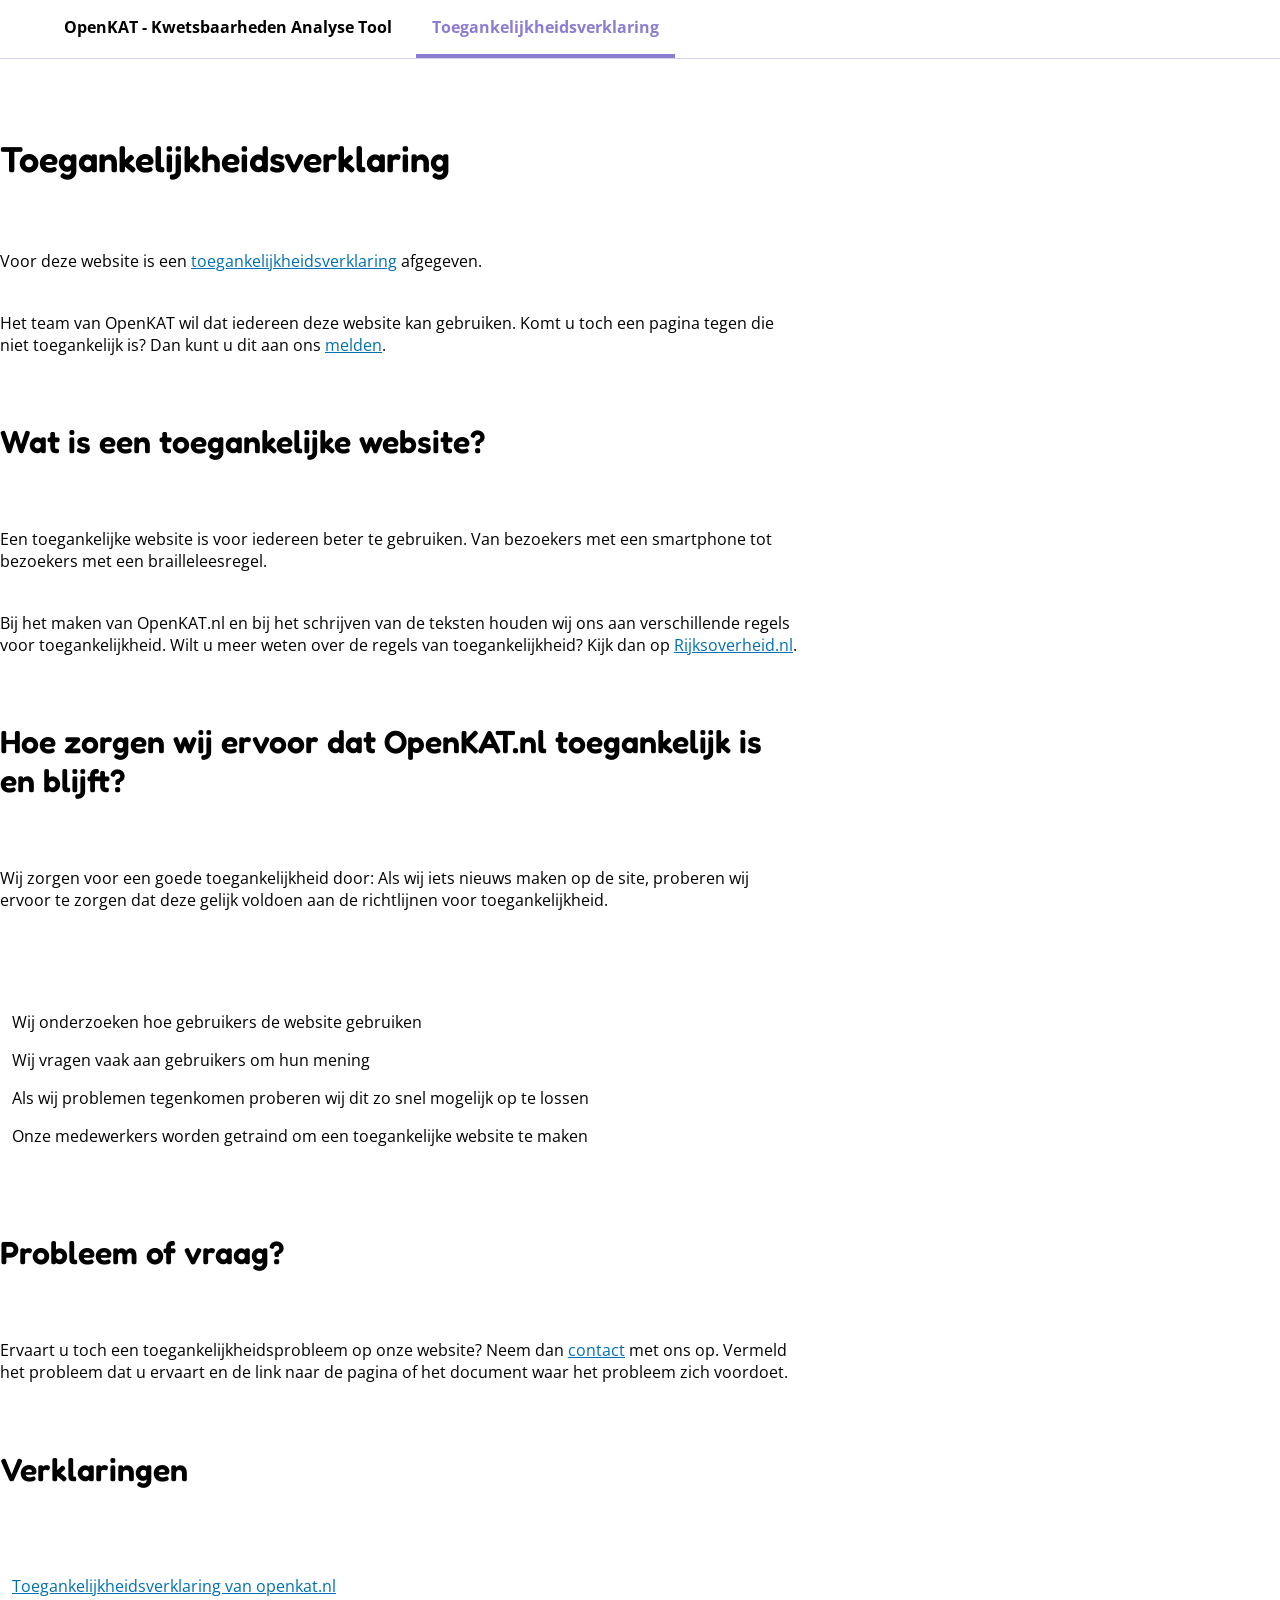
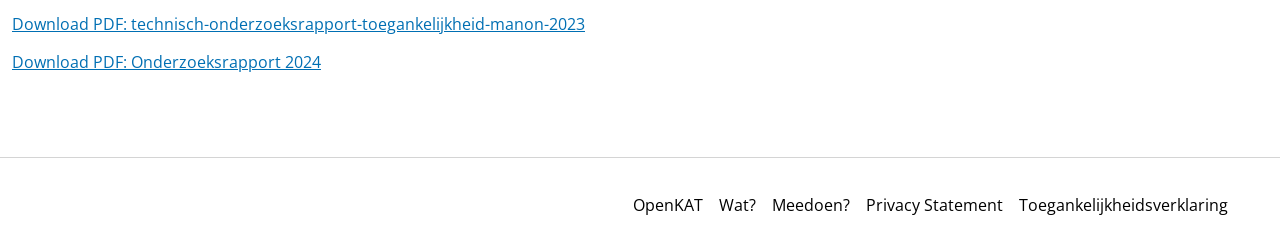
<file: toegankelijkheidsverklaring.html>
<!doctype html>
<html lang="nl">
  <head>
    <meta charset="UTF-8" />
    <meta name="viewport" content="width=device-width, initial-scale=1.0" />
    <meta
      name="description"
      content="Kwetsbaarheden Analyse Tool, openkat.nl."
    />
    <title>
      OpenKAT Kwetsbaarheden Analyse Tool, Toegankelijkheidsverklaring.
    </title>
    <link rel="stylesheet" href="/css/manon.kat.min.css?1" />
    <link rel="stylesheet" href="/css/base.css" />
    <link rel="icon" href="/cat.svg" type="image/svg+xml" />
    <link rel="canonical" href="https://openkat.nl/privacy_statement.html" />
  </head>
  <body>
    <header class="breadcrumbs">
      <a href="#main-content" class="button focus-only"
        >Ga direct naar inhoud</a
      >

      <nav aria-label="Kruimelpad" id="main-nav">
        <div>
          <ul>
            <li><a href="/">OpenKAT - Kwetsbaarheden Analyse Tool</a></li>
            <li>
              <a href="/toegankelijkheidsverklaring.html" aria-current="page"
                >Toegankelijkheidsverklaring</a
              >
            </li>
          </ul>
        </div>
      </nav>
    </header>

    <main id="main-content" tabindex="-1">
      <section>
        <div class="content-wrapper">
          <h1>Toegankelijkheidsverklaring</h1>
          <p>
            Voor deze website is een
            <a
              href="https://www.toegankelijkheidsverklaring.nl/register/29698"
              rel="noreferrer"
              >toegankelijkheidsverklaring</a
            >
            afgegeven.
          </p>

          <p>
            Het team van OpenKAT wil dat iedereen deze website kan gebruiken.
            Komt u toch een pagina tegen die niet toegankelijk is? Dan kunt u
            dit aan ons <a href="mailto:meedoen@openkat.nl">melden</a>.
          </p>

          <h2>Wat is een toegankelijke website?</h2>
          <p>
            Een toegankelijke website is voor iedereen beter te gebruiken. Van
            bezoekers met een smartphone tot bezoekers met een brailleleesregel.
          </p>

          <p>
            Bij het maken van OpenKAT.nl en bij het schrijven van de teksten
            houden wij ons aan verschillende regels voor toegankelijkheid. Wilt
            u meer weten over de regels van toegankelijkheid? Kijk dan op
            <a
              href="https://www.rijksoverheid.nl/toegankelijkheid"
              rel="noreferrer"
              >Rijksoverheid.nl</a
            >.
          </p>

          <h2>
            Hoe zorgen wij ervoor dat OpenKAT.nl toegankelijk is en blijft?
          </h2>

          <p>
            Wij zorgen voor een goede toegankelijkheid door: Als wij iets nieuws
            maken op de site, proberen wij ervoor te zorgen dat deze gelijk
            voldoen aan de richtlijnen voor toegankelijkheid.
          </p>
          <p></p>

          <ul>
            <li>Wij onderzoeken hoe gebruikers de website gebruiken</li>
            <li>Wij vragen vaak aan gebruikers om hun mening</li>
            <li>
              Als wij problemen tegenkomen proberen wij dit zo snel mogelijk op
              te lossen
            </li>
            <li>
              Onze medewerkers worden getraind om een toegankelijke website te
              maken
            </li>
          </ul>

          <h2>Probleem of vraag?</h2>

          <p>
            Ervaart u toch een toegankelijkheidsprobleem op onze website? Neem
            dan <a href="mailto:meedoen@openkat.nl">contact</a> met ons op.
            Vermeld het probleem dat u ervaart en de link naar de pagina of het
            document waar het probleem zich voordoet.
          </p>

          <h2>Verklaringen</h2>
          <ul>
            <li>
              <a
                href="https://www.toegankelijkheidsverklaring.nl/register/29698"
                >Toegankelijkheidsverklaring van openkat.nl</a
              >
            </li>
            <li>
              <a
                href="technisch-onderzoeksrapport-toegankelijkheid-manon-2023.pdf"
                >Download PDF:
                technisch-onderzoeksrapport-toegankelijkheid-manon-2023</a
              >
            </li>
            <li>
              <a href="onderzoeksrapport-toegankelijkheid-2024.pdf"
                >Download PDF: Onderzoeksrapport 2024</a
              >
            </li>
          </ul>
        </div>
      </section>
    </main>

    <footer>
      <div class="content-wrapper">
        <div class="meta">
          <p>
          </p>
        </div>
        <nav aria-label="Footernavigatie">
          <ul>
            <li><a href="/index.html">OpenKAT</a></li>
            <li><a href="/#what">Wat?</a></li>
            <li><a href="/#join">Meedoen?</a></li>
            <li>
              <a href="/privacy_statement.html">Privacy Statement</a>
            </li>
            <li>
              <a href="/toegankelijkheidsverklaring.html" aria-current="page"
                >Toegankelijkheidsverklaring</a
              >
            </li>
          </ul>
        </nav>
      </div>
    </footer>
  </body>
</html>
</file>
<file: css/base.css>
@import "image-reel.css";
@import "card.css";
@import "news.css";
@import "manon-overrides.css";
</file>
<file: css/manon.kat.min.css>
@font-face{font-family:"Fredoka";font-weight:600;font-style:normal;src:url("./fonts/fredoka/Fredoka-SemiBold.ttf") format("truetype")}@font-face{font-family:"Open Sans";font-weight:normal;font-style:normal;src:url("./fonts/open-sans/OpenSans-Regular.ttf") format("truetype")}@font-face{font-family:"Open Sans";font-weight:normal;font-style:italic;src:url("./fonts/open-sans/OpenSans-Italic.ttf") format("truetype")}@font-face{font-family:"Open Sans";font-weight:bold;font-style:normal;src:url("./fonts/open-sans/OpenSans-Bold.ttf") format("truetype")}@font-face{font-family:"Open Sans";font-weight:bold;font-style:italic;src:url("./fonts/open-sans/OpenSans-BoldItalic.ttf") format("truetype")}/*!
 * Tabler Icons 1.72.0 by tabler - https://tabler.io
 * License - https://github.com/tabler/tabler-icons/blob/master/LICENSE
 */@font-face{font-family:"tabler-icons";font-style:normal;font-weight:400;font-display:swap;src:url("./fonts/tabler-icons/tabler-icons.eot");src:url("./fonts/tabler-icons/tabler-icons.eot?#iefix") format("embedded-opentype"),url("./fonts/tabler-icons/tabler-icons.woff2") format("woff2"),url("./fonts/tabler-icons/tabler-icons.woff") format("woff"),url("./fonts/tabler-icons/tabler-icons.ttf") format("truetype"),url("./fonts/tabler-icons/tabler-icons.svg#tabler-icons") format("svg")}@media screen and (min-device-pixel-ratio: 0){@font-face{font-family:"tabler-icons";src:url("./fonts/tabler-icons/tabler-icons.svg#tabler-icons") format("svg")}}@font-face{font-family:kat-icons;font-weight:normal;font-style:normal;src:url("./fonts/kat-icons/kat-icons.eot");src:url("./fonts/kat-icons/kat-icons.woff") format("woff"),url("./fonts/kat-icons/kat-icons.ttf") format("truetype"),url("./fonts/kat-icons/kat-icons.svg") format("svg")}.border-radius-xs{border-radius:.125rem}.border-radius-s{border-radius:.25rem}.border-radius-m{border-radius:.5rem}.border-radius-l{border-radius:1rem}.border-radius-xl{border-radius:1.5rem}.border-radius-xxl{border-radius:2rem}.border-radius-round{border-radius:50%}.spacing-0{gap:0}.spacing-0125{gap:.125rem}.spacing-025{gap:.25rem}.spacing-0375{gap:.375rem}.spacing-050{gap:.5rem}.spacing-075{gap:.75rem}.spacing-100{gap:1rem}.spacing-125{gap:1.25rem}.spacing-150{gap:1.5rem}.spacing-175{gap:1.75rem}.spacing-200{gap:2rem}.spacing-225{gap:2.25rem}.spacing-250{gap:2.5rem}.spacing-300{gap:3rem}.spacing-400{gap:4rem}.spacing-500{gap:5rem}.spacing-800{gap:8rem}.spacing-1200{gap:12rem}.accordion,ul.accordion{display:flex;flex-direction:column}.accordion>div>button,ul.accordion>li>button{width:100%;text-decoration:none}.accordion>div>div,ul.accordion>li>div{display:flex;flex-direction:column;width:100%;box-sizing:border-box}.accordion>div>div>*:first-child,ul.accordion>li>div>*:first-child{margin-top:0}ul.accordion{padding:0;width:100%}ul.accordion>li{list-style:none;width:100%;max-width:100%;padding:0;gap:0}.accordion>div{width:100%;gap:0}section.accordion>div{gap:0}.js-accordion-loaded .accordion{width:100%}.js-accordion-loaded .accordion button[aria-expanded=false]+div{display:none}article>section,article>div>section{width:100%;margin:0 auto;box-sizing:border-box}article{width:100%;flex-direction:column;min-width:0;align-items:flex-start;gap:2rem;display:flex}article .content-wrapper{flex-direction:column;align-items:flex-start;gap:1rem;display:flex;width:100%}.avatar{width:2rem;height:2rem;max-width:2rem;max-height:2rem;min-height:unset;padding:0;display:flex;align-items:center;justify-content:center;text-decoration:none;font-weight:bold;border-radius:50%;background-color:#f9d100}.avatar:hover{background-color:#ddb900;color:inherit}body{display:flex;flex-direction:column;margin:0;background-color:#ffffff;font-family:"Open Sans",sans-serif;font-size:1rem;font-weight:300;min-height:100vh}body>main{flex-grow:1;display:flex;flex-direction:column;position:relative}.breadcrumb-bar,.page-header .breadcrumb-bar{display:flex;flex-wrap:wrap;width:100%;margin:0 auto;box-sizing:border-box;padding:0;flex-direction:row;gap:.5rem;padding-top:.5rem;padding-right:1rem;padding-bottom:.5rem;padding-left:1rem;background-color:#eeecf8;color:inherit}.breadcrumb-bar>div.content-wrapper,.page-header .breadcrumb-bar>div.content-wrapper{display:flex;flex-direction:row;width:100%;box-sizing:border-box;height:100%}.breadcrumb-bar ul,.breadcrumb-bar ol,.page-header .breadcrumb-bar ul,.page-header .breadcrumb-bar ol{display:flex;flex-wrap:wrap;flex-direction:row;gap:.5rem;padding-top:.5rem;padding-right:1rem;padding-bottom:.5rem;padding-left:1rem;background-color:#eeecf8;color:inherit}.breadcrumb-bar ul li,.breadcrumb-bar ol li,.page-header .breadcrumb-bar ul li,.page-header .breadcrumb-bar ol li{display:flex;flex-direction:row;flex-wrap:nowrap;align-items:center;list-style:none}.breadcrumb-bar ul li:last-child::after,.breadcrumb-bar ol li:last-child::after,.page-header .breadcrumb-bar ul li:last-child::after,.page-header .breadcrumb-bar ol li:last-child::after{content:none}.breadcrumb-bar ul li:hover::after,.breadcrumb-bar ol li:hover::after,.page-header .breadcrumb-bar ul li:hover::after,.page-header .breadcrumb-bar ol li:hover::after{color:inherit}.breadcrumb-bar ul li a,.breadcrumb-bar ol li a,.page-header .breadcrumb-bar ul li a,.page-header .breadcrumb-bar ol li a{overflow-wrap:anywhere;color:inherit;font-size:inherit;font-weight:inherit;text-decoration:none}.breadcrumb-bar ul li a:hover,.breadcrumb-bar ol li a:hover,.page-header .breadcrumb-bar ul li a:hover,.page-header .breadcrumb-bar ol li a:hover{border:0}.button-container{display:flex;margin:0}.button-container button,.button-container a.button,.button-container input[type=button],.button-container input[type=submit],.button-container input[type=reset]{width:100%;max-width:100%}@media(width >= 24rem){.button-container button,.button-container a.button,.button-container input[type=button],.button-container input[type=submit],.button-container input[type=reset]{width:auto;max-width:100%;flex-grow:0}}button.destructive,a.button.destructive,input[type=button].destructive,input[type=submit].destructive,input[type=reset].destructive{background-color:#c3372c;color:#fff;border-color:#c3372c}button.destructive:hover,a.button.destructive:hover,input[type=button].destructive:hover,input[type=submit].destructive:hover,input[type=reset].destructive:hover{background-color:#c3372c;color:#fff;border-color:#c3372c}.dropdown{width:auto;margin:0;padding:0;gap:0}button.icon-only,a.button.icon-only,input[type=button].icon-only,input[type=submit].icon-only,input[type=reset].icon-only{font-size:0;gap:0}button.icon-only:hover,a.button.icon-only:hover,input[type=button].icon-only:hover,input[type=submit].icon-only:hover,input[type=reset].icon-only:hover{font-size:0}button.icon,a.button.icon,input[type=button].icon,input[type=submit].icon,input[type=reset].icon{gap:0;min-width:0;align-items:center;align-self:flex-start}a.button,input[type=button],input[type=submit],input[type=reset]{display:flex}button.round,a.button.round,input[type=button].round,input[type=submit].round,input[type=reset].round{margin:auto 0;min-width:initial;border-radius:50%;width:2.75rem;height:2.75rem}button.secondary,a.button.secondary,input[type=button].secondary,input[type=submit].secondary,input[type=reset].secondary{margin:0;box-sizing:border-box;width:auto;align-items:center;align-self:flex-start;background-color:#fff;color:#006fb3;border-width:1px;border-style:solid;border-color:#d4d4d4}button.secondary>*,a.button.secondary>*,input[type=button].secondary>*,input[type=submit].secondary>*,input[type=reset].secondary>*{pointer-events:none}a.button,input[type=button],input[type=submit],input[type=reset]{display:flex}.to-top,button.to-top,a.button.to-top{padding:0;gap:0;z-index:10}button,a.button,a.button:visited,input[type=button],input[type=submit],input[type=reset]{cursor:pointer;overflow-wrap:break-word;width:auto;align-items:center;box-sizing:border-box;font-weight:bold;background-color:#f9d100;color:#000000;font-size:1rem;padding-top:.75rem;padding-right:1rem;padding-bottom:.75rem;padding-left:1rem;border-width:0;border-color:#f9d100;border-radius:1rem;margin:0}button:hover,button.hover,a.button:hover,a.button.hover,a.button:visited:hover,a.button:visited.hover,input[type=button]:hover,input[type=button].hover,input[type=submit]:hover,input[type=submit].hover,input[type=reset]:hover,input[type=reset].hover{background-color:#ddb900;color:#3b3b3b;border-color:#ddb900}button>*,a.button>*,a.button:visited>*,input[type=button]>*,input[type=submit]>*,input[type=reset]>*{pointer-events:none}@media(width >= 24rem){button,a.button,a.button:visited,input[type=button],input[type=submit],input[type=reset]{display:flex}}a.button,input[type=button],input[type=submit],input[type=reset]{display:inline-flex;cursor:pointer}a.button{text-decoration:none;color:#000000}a.button:visited,a.button.visited{color:#000000}section.card,article.card,div.card,p.card,span.card,main>section>div.card,main.sidemenu div>section>div.card{display:flex;box-sizing:border-box;flex-direction:column;align-items:flex-start;padding-top:1.5rem;padding-right:1.5rem;padding-bottom:1.5rem;padding-left:1.5rem;background-color:#fff;border-radius:.5rem}.checkbox{padding:0;display:flex;flex-direction:row;flex-wrap:nowrap;align-items:center}.checkbox input[type=checkbox]{padding:0;cursor:pointer;width:auto;min-width:auto}.checkbox input[type=checkbox]+label{cursor:pointer}.checkbox input[type=checkbox]:disabled{cursor:not-allowed}.checkbox input[type=checkbox]:disabled+label{cursor:not-allowed}.checkbox.required{flex-direction:column;align-items:flex-start;justify-content:center}.checkbox.required>div{padding:0;display:flex;flex-direction:row}.checkbox+.nota-bene{padding-bottom:0;margin-bottom:0}pre,div.code-block{display:flex;overflow:auto;overflow-x:auto;width:100%;box-sizing:border-box;margin:0;padding:2rem;background-color:#eeecf8;border-radius:.25rem;position:relative}pre>code,div.code-block>code{white-space:unset;width:100%}pre button,div.code-block button{position:absolute;top:.5rem;right:.5rem}div.code-block{font-family:monospace;white-space:pre}a:hover>code,a:visited>code,a:focus>code,a:active>code,h1>code,h2>code,h3>code,h4>code,h5>code,h6>code,span>code,li>code,p>code,code{width:auto;box-sizing:border-box}.collapsible button.collapsible-toggle{display:none}.collapsible.collapsed{padding:0;gap:0;margin:0;position:relative}.collapsible.collapsed button.collapsible-toggle{display:flex;max-height:100%}.collapsible.collapsed button.collapsible-toggle .icon{height:100%;width:auto}.collapsible.collapsed button.collapsible-toggle+.collapsing-element{display:flex}.collapsible.collapsed button.collapsible-toggle[aria-expanded=false]+.collapsing-element{display:none}.collapsing-element{justify-content:space-between}.collapsing-element form{width:auto}.collapsible.collapsed .collapsing-element{position:absolute;max-height:initial;height:auto;box-sizing:border-box;justify-content:space-between;width:100%;z-index:20;background-color:#fff;-webkit-box-shadow:0px 4px 20px 0px rgba(0,0,0,.1);box-shadow:0px 4px 20px 0px rgba(0,0,0,.1)}.collapsible.collapsed .collapsing-element form{padding:0;background-color:rgba(0,0,0,0)}.collapsible.collapsed .collapsing-element ul,.collapsible.collapsed .collapsing-element ol{display:flex;flex-direction:column;width:100%;margin:0;padding:0}.collapsible.collapsed .collapsing-element ul li,.collapsible.collapsed .collapsing-element ol li{display:flex;width:100%;max-width:100%;padding:0;border-width:0 0 1px 0;border-style:solid;border-color:#f0f0f0}.collapsible.collapsed .collapsing-element ul li::before,.collapsible.collapsed .collapsing-element ol li::before{display:none}.collapsible.collapsed .collapsing-element ul li a,.collapsible.collapsed .collapsing-element ol li a{display:flex;align-items:center;width:100%;max-width:100%;background-color:rgba(0,0,0,0);border:0;white-space:nowrap;box-sizing:border-box;min-height:3rem;padding-right:1rem;padding-left:1rem}.collapsible.collapsed .collapsing-element ul li a[aria-selected=true]:hover,.collapsible.collapsed .collapsing-element ul li a[aria-current=page]:hover,.collapsible.collapsed .collapsing-element ol li a[aria-selected=true]:hover,.collapsible.collapsed .collapsing-element ol li a[aria-current=page]:hover{border:0}input[type=color]{display:flex;flex-direction:column;align-items:stretch;cursor:pointer;box-sizing:border-box;width:2.5rem;height:2.75rem;padding:.25rem}table .critical,table .high,table .medium,table .low,table .informational{display:inline-block}.de-emphasized{font-size:.875rem;font-weight:regular;line-height:1.375;color:#585858}dl{margin:0}dl>div{display:flex;flex-wrap:wrap;width:100%}dl dt,dl dd{overflow-wrap:anywhere;box-sizing:border-box;margin:0}.emphasized{font-size:1.5rem;font-weight:medium;line-height:1.75}.filter>div{display:flex;flex-direction:row;align-items:center;flex-wrap:wrap;padding:0;width:100%}.filter>div p{font-size:inherit;color:inherit}.filter>div button{display:none;min-width:0}.filter>div button[aria-expanded=true]::after{mask-size:contain;content:""}.js-filters-loaded .filter>div>button{display:inline-flex}*:focus-visible,*.focus{position:relative}*:focus-visible+label::before,*.focus+label::before{position:relative}body>footer,.page-footer{display:flex;width:100%;box-sizing:border-box;gap:1rem;justify-content:space-between;flex-wrap:wrap;min-height:5.5rem;background-color:#fff;color:#000000;padding-top:2rem;padding-right:3rem;padding-bottom:2rem;padding-left:3rem;border-width:1px 0 0 0;border-style:solid;border-color:#d4d4d4}body>footer .content-wrapper,.page-footer .content-wrapper{flex-direction:row;align-items:center;justify-content:space-between;max-width:100%;display:flex;width:100%;margin:0 auto}body>footer a,.page-footer a{text-decoration:none;color:inherit}body>footer ul,body>footer ol,.page-footer ul,.page-footer ol{display:flex;flex-wrap:wrap;margin:0;flex-direction:row}body>footer ul li,body>footer ol li,.page-footer ul li,.page-footer ol li{display:flex;list-style:none;box-sizing:border-box}body>footer ul li::before,body>footer ol li::before,.page-footer ul li::before,.page-footer ol li::before{display:none}body>footer h1,body>footer h2,body>footer h3,body>footer h4,body>footer h5,body>footer h6,body>footer p,body>footer span,body>footer li,.page-footer h1,.page-footer h2,.page-footer h3,.page-footer h4,.page-footer h5,.page-footer h6,.page-footer p,.page-footer span,.page-footer li{color:inherit;text-align:inherit}body>footer nav,.page-footer nav{display:flex;width:100%;gap:2rem;flex-direction:row;justify-content:space-between;align-items:center;flex-wrap:wrap}body>footer nav ul,body>footer nav ol,.page-footer nav ul,.page-footer nav ol{background-color:rgba(0,0,0,0)}body>footer nav ul li,body>footer nav ol li,.page-footer nav ul li,.page-footer nav ol li{list-style:none}body>footer nav ul li::before,body>footer nav ol li::before,.page-footer nav ul li::before,.page-footer nav ol li::before{display:none}form input[type=checkbox],form input[type=radio],form input[type=range],form progress{accent-color:#f9d100}form.horizontal fieldset .button-container,form fieldset>div.button-container,form fieldset .button-container{gap:0;width:auto}form.horizontal fieldset .button-container button,form fieldset .button-container button,form fieldset .button-container a.button,form fieldset .button-container input[type=button],form fieldset .button-container input[type=submit],form fieldset .button-container input[type=reset]{float:left}form .button-container{width:auto}form button,form a.button,form input[type=button],form input[type=submit],form input[type=reset]{box-sizing:border-box}form input[type=checkbox]{padding:0;margin-left:0;margin-right:0}form input[type=checkbox]+label{width:auto;cursor:pointer;margin-top:0}form input[type=checkbox]:disabled{cursor:not-allowed}form .checkbox>div{padding:0;display:flex;flex-direction:row;align-items:center}form .checkbox p.error,form .checkbox p.warning,form .checkbox p.confirmation,form .checkbox p.explanation,form .checkbox p.primary{margin:0}.combined-field{display:flex;flex-direction:row;justify-content:flex-start;gap:0;flex-wrap:nowrap}.combined-field input{border-radius:0.5rem 0 0 0.5rem}.combined-field button{min-height:3rem;border-radius:0 0.5rem 0.5rem 0}input.error,input.warning,input.confirmation,input.explanation,input.primary,select.error,select.warning,select.confirmation,select.explanation,select.primary,textarea.error,textarea.warning,textarea.confirmation,textarea.explanation,textarea.primary,input[type=checkbox]:not(:checked).error,input[type=checkbox]:not(:checked).warning,input[type=checkbox]:not(:checked).confirmation,input[type=checkbox]:not(:checked).explanation,input[type=checkbox]:not(:checked).primary,input[type=radio]:not(:checked).error,input[type=radio]:not(:checked).warning,input[type=radio]:not(:checked).confirmation,input[type=radio]:not(:checked).explanation,input[type=radio]:not(:checked).primary{border-width:1px;border-style:solid;background-color:#fff}form fieldset .checkbox{padding:0;display:initial}form fieldset .checkbox input[type=checkbox]{padding:0;cursor:pointer;margin:0;min-height:0}form fieldset .checkbox input[type=checkbox]+label{cursor:pointer;padding-left:.5rem;margin:0}form fieldset .checkbox input[type=checkbox]:disabled{cursor:not-allowed}form fieldset .checkbox input[type=checkbox]:disabled+label{cursor:not-allowed}form fieldset .checkbox.required{flex-direction:column}form fieldset .checkbox.required>div{padding:0;display:initial}form fieldset .radio{padding:0;display:initial;margin:0}form fieldset .radio input[type=radio]{padding:0;cursor:pointer;margin:0}form fieldset .radio input[type=radio]+label{cursor:pointer;margin:0}form fieldset .radio input[type=radio]:disabled{cursor:not-allowed}form fieldset .radio input[type=radio]:disabled+label{cursor:not-allowed}form fieldset .radio.required{flex-direction:column}form fieldset .radio.required>div{padding:0;display:initial}form fieldset fieldset .radio{margin:0}form.horizontal>fieldset>fieldset legend{font-weight:inherit;margin:0;box-sizing:border-box;float:left}@media(width >= 24rem){form.horizontal>fieldset>fieldset>*{float:right}}form fieldset{padding:0;border:0;margin:0;display:inline-block;position:relative}form>fieldset>fieldset,main section form>fieldset>fieldset,main article form>fieldset>fieldset,main div form>fieldset>fieldset{display:inline-block}form>fieldset>fieldset:last-child,main section form>fieldset>fieldset:last-child,main article form>fieldset>fieldset:last-child,main div form>fieldset>fieldset:last-child{margin-bottom:0}form>fieldset div,main section form>fieldset div,main article form>fieldset div,main div form>fieldset div{display:block;float:left;width:100%}form>fieldset div>*,main section form>fieldset div>*,main article form>fieldset div>*,main div form>fieldset div>*{float:left;width:100%;max-width:100%;box-sizing:border-box;margin:0}form>fieldset>div.error>*,form>fieldset>div.warning>*,form>fieldset>div.explanation>*,form>fieldset>div.confirmation>*,form>fieldset>div.system>*,main section form>fieldset>div.error>*,main section form>fieldset>div.warning>*,main section form>fieldset>div.explanation>*,main section form>fieldset>div.confirmation>*,main section form>fieldset>div.system>*,main article form>fieldset>div.error>*,main article form>fieldset>div.warning>*,main article form>fieldset>div.explanation>*,main article form>fieldset>div.confirmation>*,main article form>fieldset>div.system>*,main div form>fieldset>div.error>*,main div form>fieldset>div.warning>*,main div form>fieldset>div.explanation>*,main div form>fieldset>div.confirmation>*,main div form>fieldset>div.system>*{max-width:100%;width:100%}form.horizontal .grouped-choice-list legend{font-weight:normal;width:auto;margin:0}@media(width >= 24rem){form.horizontal .grouped-choice-list legend{position:absolute;padding:0}}form.help{position:relative}form.help>div{width:100%;position:relative;padding:0 2rem 0 0}form.help>div:has(.help-container){padding:0}form.help .help-container{width:100%;position:relative;padding:0 2rem 0 0}form.help>div .help-button,form.help>fieldset .help-button{display:flex;position:absolute;gap:0;margin:0;min-width:0;min-height:0;font-size:0;box-sizing:border-box;top:0;width:auto;right:0}form.help>div .help-button+.explanation,form.help>fieldset .help-button+.explanation{margin-bottom:0}form.help>div p.explanation.collapsed,form.help>div div.explanation.collapsed,form.help>fieldset p.explanation.collapsed,form.help>fieldset div.explanation.collapsed{display:none}form.help>div *:has(.help-button),form.help>fieldset *:has(.help-button){position:relative}form.help fieldset{max-width:100%;min-width:0;gap:0}form.help fieldset .help-button{display:inline-block}form.help fieldset .help-button+.explanation{margin-top:0}form.help fieldset .help-button::before{display:inline-block}form.horizontal>fieldset{width:100%}form.horizontal>fieldset>div{display:block;gap:0}@media(width >= 24rem){form.horizontal>fieldset>div>*{gap:0;float:right;width:66.66%}form.horizontal>fieldset>div>div{margin-bottom:0}form.horizontal>fieldset>div label{float:left;width:33.33%;margin-top:1rem}}form.horizontal>fieldset .required .nota-bene{float:left}form.horizontal>fieldset input[type=color]{float:left}form.horizontal>fieldset>.checkbox,form.horizontal>fieldset>.radio{margin-left:0;width:100%;float:right}@media(width >= 24rem){form.horizontal>fieldset>.checkbox,form.horizontal>fieldset>.radio{width:66.66%}}form.horizontal>fieldset>.checkbox .horizontal,form.horizontal>fieldset>.radio .horizontal{display:block;gap:0}form.horizontal>fieldset>.checkbox input,form.horizontal>fieldset>.checkbox label,form.horizontal>fieldset>.radio input,form.horizontal>fieldset>.radio label{float:none;margin:0}form.horizontal>fieldset>.checkbox input,form.horizontal>fieldset>.radio input{float:left}form.horizontal>fieldset>.checkbox label,form.horizontal>fieldset>.radio label{margin-top:0;display:block;float:left}form.horizontal>fieldset>.checkbox>button,form.horizontal>fieldset>.radio>button{top:0}form.horizontal>fieldset>.checkbox>p,form.horizontal>fieldset>.checkbox>div,form.horizontal>fieldset>.radio>p,form.horizontal>fieldset>.radio>div{width:100%}@media(width >= 24rem){form.horizontal>fieldset>button,form.horizontal>fieldset>a.button,form.horizontal>fieldset>input[type=button],form.horizontal>fieldset>input[type=submit],form.horizontal>fieldset>input[type=reset],form.horizontal>fieldset>a,form.horizontal>fieldset>fieldset{padding:0;margin-left:33.33%}form.horizontal>fieldset+button,form.horizontal>fieldset+a.button,form.horizontal>fieldset+input[type=button],form.horizontal>fieldset+input[type=submit],form.horizontal>fieldset+input[type=reset]{margin-left:33.33%}}form.horizontal{flex-direction:column !important;align-items:flex-start}form.horizontal label{width:100%}form.horizontal>div.form-group,form.horizontal>section.form-group{display:flex;flex-direction:row;flex-wrap:nowrap;margin:0;width:100%;align-items:center}form.horizontal>div.form-group>*,form.horizontal>section.form-group>*{flex-grow:1;box-sizing:border-box}form.horizontal>div.form-group.checkbox,form.horizontal>section.form-group.checkbox{margin:0;flex-wrap:nowrap}form.horizontal>div.form-group.checkbox>div,form.horizontal>div.form-group.checkbox form.horizontal>section.form-group.checkbox>div,form.horizontal>div.form-group.checkbox input[type=checkbox],form.horizontal>section.form-group.checkbox form.horizontal>div.form-group.checkbox>div,form.horizontal>section.form-group.checkbox>div,form.horizontal>section.form-group.checkbox input[type=checkbox]{margin-left:0;flex-grow:0;margin-right:0}form.horizontal>div.form-group.checkbox>div+label,form.horizontal>div.form-group.checkbox form.horizontal>section.form-group.checkbox>div+label,form.horizontal>div.form-group.checkbox input[type=checkbox]+label,form.horizontal>section.form-group.checkbox form.horizontal>div.form-group.checkbox>div+label,form.horizontal>section.form-group.checkbox>div+label,form.horizontal>section.form-group.checkbox input[type=checkbox]+label{max-width:calc(100% - auto)}form.horizontal>div.form-group.checkbox>div input[type=checkbox],form.horizontal>section.form-group.checkbox>div input[type=checkbox]{margin-left:0}form.horizontal>div.form-group.radio,form.horizontal>section.form-group.radio{flex-wrap:nowrap}form.horizontal>div.form-group.radio>div,form.horizontal>div.form-group.radio form.horizontal>section.form-group.radio>div,form.horizontal>div.form-group.radio input[type=radio],form.horizontal>section.form-group.radio form.horizontal>div.form-group.radio>div,form.horizontal>section.form-group.radio>div,form.horizontal>section.form-group.radio input[type=radio]{flex-grow:0;margin-right:0}form.horizontal>div.form-group.radio>div input[type=radio],form.horizontal>section.form-group.radio>div input[type=radio]{margin-left:0}form.horizontal>div.form-group.checkbox,form.horizontal>div.form-group.radio,form.horizontal>section.form-group.checkbox,form.horizontal>section.form-group.radio{justify-content:flex-start}form.horizontal>div.form-group.error,form.horizontal>div.form-group.warning,form.horizontal>div.form-group.explanation,form.horizontal>div.form-group.confirmation,form.horizontal>div.form-group.system,form.horizontal>section.form-group.error,form.horizontal>section.form-group.warning,form.horizontal>section.form-group.explanation,form.horizontal>section.form-group.confirmation,form.horizontal>section.form-group.system{margin:0}form.horizontal>div.form-group.error>*,form.horizontal>div.form-group.warning>*,form.horizontal>div.form-group.explanation>*,form.horizontal>div.form-group.confirmation>*,form.horizontal>div.form-group.system>*,form.horizontal>section.form-group.error>*,form.horizontal>section.form-group.warning>*,form.horizontal>section.form-group.explanation>*,form.horizontal>section.form-group.confirmation>*,form.horizontal>section.form-group.system>*{max-width:100%}form.horizontal>div.form-group>button,form.horizontal>div.form-group>a.button,form.horizontal>div.form-group>input[type=button],form.horizontal>div.form-group>input[type=submit],form.horizontal>div.form-group>input[type=reset],form.horizontal>section.form-group>button,form.horizontal>section.form-group>a.button,form.horizontal>section.form-group>input[type=button],form.horizontal>section.form-group>input[type=submit],form.horizontal>section.form-group>input[type=reset]{flex-grow:0}@media(width >= 24rem){form.horizontal>div.form-group,form.horizontal>section.form-group{flex-wrap:nowrap}form.horizontal>div.form-group label,form.horizontal>section.form-group label{width:100%}}form.horizontal>div .option-group,form.horizontal>section .option-group{display:flex;flex-direction:column;align-items:flex-start}@media(width >= 24rem){form.horizontal>div>button,form.horizontal>div>a.button,form.horizontal>div>input[type=button],form.horizontal>div>input[type=submit],form.horizontal>div>input[type=reset],form.horizontal>div>a,form.horizontal>div form.horizontal>section>button,form.horizontal>div form.horizontal>section>a.button,form.horizontal>div form.horizontal>section>input[type=button],form.horizontal>div form.horizontal>section>input[type=submit],form.horizontal>div form.horizontal>section>input[type=reset],form.horizontal>div form.horizontal>section>a,form.horizontal>section form.horizontal>div>div>button,form.horizontal>section form.horizontal>div>div>a.button,form.horizontal>section form.horizontal>div>div>input[type=button],form.horizontal>section form.horizontal>div>div>input[type=submit],form.horizontal>section form.horizontal>div>div>input[type=reset],form.horizontal>section form.horizontal>div>div>a,form.horizontal>section>div>button,form.horizontal>section>div>a.button,form.horizontal>section>div>input[type=button],form.horizontal>section>div>input[type=submit],form.horizontal>section>div>input[type=reset],form.horizontal>section>div>a,form.horizontal>section form.horizontal>div>button,form.horizontal>section form.horizontal>div>a.button,form.horizontal>section form.horizontal>div>input[type=button],form.horizontal>section form.horizontal>div>input[type=submit],form.horizontal>section form.horizontal>div>input[type=reset],form.horizontal>section form.horizontal>div>a,form.horizontal>section>button,form.horizontal>section>a.button,form.horizontal>section>input[type=button],form.horizontal>section>input[type=submit],form.horizontal>section>input[type=reset],form.horizontal>section>a{width:auto;max-width:100%;flex-grow:0}form.horizontal>div>div.horizontal,form.horizontal>div>div.button-container,form.horizontal>section>div.horizontal,form.horizontal>section>div.button-container{flex-wrap:wrap}form.horizontal>div>div.horizontal button,form.horizontal>div>div.horizontal a.button,form.horizontal>div>div.horizontal input[type=button],form.horizontal>div>div.horizontal input[type=submit],form.horizontal>div>div.horizontal input[type=reset],form.horizontal>div>div.button-container button,form.horizontal>div>div.button-container a.button,form.horizontal>div>div.button-container input[type=button],form.horizontal>div>div.button-container input[type=submit],form.horizontal>div>div.button-container input[type=reset],form.horizontal>section>div.horizontal button,form.horizontal>section>div.horizontal a.button,form.horizontal>section>div.horizontal input[type=button],form.horizontal>section>div.horizontal input[type=submit],form.horizontal>section>div.horizontal input[type=reset],form.horizontal>section>div.button-container button,form.horizontal>section>div.button-container a.button,form.horizontal>section>div.button-container input[type=button],form.horizontal>section>div.button-container input[type=submit],form.horizontal>section>div.button-container input[type=reset]{max-width:100%}}form.inline{padding:0;background-color:rgba(0,0,0,0);max-width:unset;width:auto}form.inline button,form.inline a.button,form.inline input[type=button],form.inline input[type=submit],form.inline input[type=reset]{box-sizing:border-box}input{width:100%;box-sizing:border-box;padding-top:.25rem;padding-right:.75rem;padding-bottom:.25rem;padding-left:.75rem;min-height:3rem;border-width:1px;border-style:solid;border-color:#888;border-radius:.25rem}input:disabled{cursor:not-allowed}form textarea{box-sizing:border-box;max-width:100%;resize:vertical}form{display:flex;flex-direction:column;width:100%;box-sizing:border-box;align-items:flex-start;color:#000000;gap:2rem;max-width:40rem}form div,form div.form-group{display:flex;gap:.5rem;flex-direction:column}form div,form fieldset{box-sizing:border-box}form div.horizontal,form fieldset.horizontal{flex-wrap:nowrap}form .centered{display:table-cell;width:auto;text-align:center}body>header,.page-header{display:flex;width:100%;margin:0 auto;box-sizing:border-box;padding-right:3rem;padding-left:3rem;background-color:#fff;min-height:3.5rem;border-width:0 0 1px 0;border-style:solid;border-color:#d6d1ef;color:#000000;font-weight:bold}body>header>section,body>header>div,.page-header>section,.page-header>div{width:100%}body>header>section.content-wrapper,body>header>div.content-wrapper,.page-header>section.content-wrapper,.page-header>div.content-wrapper{display:flex;box-sizing:border-box;flex-direction:row}body>header>section.content-wrapper button,body>header>div.content-wrapper button,.page-header>section.content-wrapper button,.page-header>div.content-wrapper button{align-self:center}body>header a,.page-header a{box-sizing:border-box;color:inherit;text-decoration:none;border-width:0 0 4px 0;border-style:solid;border-color:rgba(0,0,0,0);padding:1rem;min-height:100%;display:flex;align-items:center}body>header a:visited,body>header a:visited:hover,.page-header a:visited,.page-header a:visited:hover{color:inherit}body>header a[aria-current=page],body>header a[aria-current=page]:hover,body>header a:hover,body>header a:visited:hover,body>header a[aria-current=page]:visited:hover,.page-header a[aria-current=page],.page-header a[aria-current=page]:hover,.page-header a:hover,.page-header a:visited:hover,.page-header a[aria-current=page]:visited:hover{color:#8c7cd2;border-width:0 0 4px 0;border-style:solid;border-color:#8c7cd2}body>header ul,body>header ol,.page-header ul,.page-header ol{display:flex;flex-direction:row;padding:0;margin:0;flex-wrap:wrap}body>header ul li,body>header ol li,.page-header ul li,.page-header ol li{list-style:none;padding:0;box-sizing:border-box;display:flex;cursor:pointer;align-items:center}body>header ul li::before,body>header ol li::before,.page-header ul li::before,.page-header ol li::before{display:none}body>header nav,.page-header nav{display:flex;flex-direction:row;box-sizing:border-box;margin:0;gap:2rem;justify-content:space-between;width:100%}body>header .actions,.page-header .actions{gap:1rem}h1,h2,h3,h4,h5,h6{hyphens:auto}h1,h1>a{font-family:"Fredoka",sans-serif;font-size:2.25rem}h2,h2>a{font-family:"Fredoka",sans-serif;font-size:2rem}h3,h3>a{font-family:"Fredoka",sans-serif;font-size:1.75rem}h4,h4>a{font-family:"Fredoka",sans-serif;font-size:1.5rem}h5,h5>a{font-size:1.25rem}h6,h6>a{font-size:.875rem}h1,h2,h3,h4,h5,h6{hyphens:auto}h1,h1>a{font-family:"Fredoka",sans-serif;font-size:2.25rem}h2,h2>a{font-family:"Fredoka",sans-serif;font-size:2rem}h3,h3>a{font-family:"Fredoka",sans-serif;font-size:1.75rem}h4,h4>a{font-family:"Fredoka",sans-serif;font-size:1.5rem}h5,h5>a{font-size:1.25rem}h6,h6>a{font-size:.875rem}.hero .content-container{display:flex;width:100%;height:100%;box-sizing:border-box;z-index:1}.hero .content-container ul,.hero .content-container ol{display:flex;flex-direction:column;margin:0;box-sizing:border-box}.hero .content-container ul li,.hero .content-container ol li{box-sizing:border-box}.hero .content-container ul li a,.hero .content-container ol li a{line-height:inherit;font-size:inherit;font-weight:inherit}.hero .content-container .tile{display:flex;flex-direction:column}.hero .content-container .tile>*{box-sizing:border-box;width:100%}.hero .content-container .tile h1{color:inherit}.hero .content-container .tile h2{color:inherit}.hero .content-container .tile ul,.hero .content-container .tile ol{display:flex;flex-direction:column;margin:0;box-sizing:border-box;padding-left:2rem}.hero .content-container .tile ul li,.hero .content-container .tile ol li{box-sizing:border-box}.hero .content-container .tile ul li a,.hero .content-container .tile ol li a{line-height:inherit;font-size:inherit;font-weight:inherit}.hero>div{display:flex;width:100%;height:100%;box-sizing:border-box;z-index:1}.hero{position:relative;height:25rem;background-color:#d6d1ef;border-radius:0;justify-content:center;flex-direction:column;color:#000000;font-size:1.5rem;display:flex}.hero .content-wrapper{z-index:1;padding:0;max-width:40rem;text-align:center;margin:0 auto;justify-content:center;align-items:center;background-color:rgba(0,0,0,0);gap:2.5rem;display:flex}.hero .cover{object-fit:cover;width:100%;max-width:100%;padding:0;height:100%;position:absolute;top:0;z-index:-1}.hero h1,.hero h2,.hero h3,.hero h4,.hero h5,.hero h6{font-size:2.25rem}.icon{mask-size:contain;mask-repeat:no-repeat;content:"";background-color:currentcolor;display:inline-block}svg.icon,img.icon,a.icon{background-color:rgba(0,0,0,0)}img.image-background,.image-background img{object-fit:cover;width:100%;max-width:100%;padding:0;height:100%;position:absolute;top:0;left:0;z-index:-1}*:has(>.image-background){position:relative;z-index:0;box-sizing:border-box;min-width:100%}img.image-cover,.image-covers>div img,.image-covers li img,.image-cover img{object-fit:cover;width:100%;max-width:100%;padding:0;height:100%}ul.images-round li>div,.images-round>div,.image-round>div{width:100%;padding:0;padding-bottom:100%;position:relative}ul.images-round li>div img,.images-round>div img,.image-round>div img{position:absolute;object-fit:cover;padding:0;border-radius:50%;width:100%;height:100%;max-width:100%}.image-round{margin:0}ul.images-round{width:100%;margin:0;padding:0}ul.images-round li{list-style:none}ul.images-square li>div,.images-square>div,.image-square>div{width:100%;padding:0;padding-bottom:100%;position:relative}ul.images-square li>div img,.images-square>div img,.image-square>div img{position:absolute;object-fit:cover;padding:0;width:100%;height:100%;max-width:100%}.image-square{margin:0}ul.images-square{width:100%;margin:0;padding:0}ul.images-square li{list-style:none}.label{display:inline-block;text-align:center}.language-selector,body>header nav .language-selector,.page-header nav .language-selector{padding:0;display:flex;flex-direction:row;justify-content:flex-start;align-items:center;z-index:2;width:auto;position:relative;margin:unset}.language-selector>p,body>header nav .language-selector>p,.page-header nav .language-selector>p{white-space:nowrap}.language-selector ul,body>header nav .language-selector ul,.page-header nav .language-selector ul{position:static;padding:0;margin:0;width:100%;box-sizing:border-box}.language-selector ul li,body>header nav .language-selector ul li,.page-header nav .language-selector ul li{list-style:none;padding:0;display:flex;order:1;margin:0;line-height:0}.language-selector ul li a,body>header nav .language-selector ul li a,.page-header nav .language-selector ul li a{display:flex;justify-content:flex-start;text-decoration:none;margin-left:0;font-size:inherit;color:inherit;width:100%;max-width:100%;box-sizing:border-box;text-overflow:ellipsis;overflow:hidden}.language-selector ul li a>button,body>header nav .language-selector ul li a>button,.page-header nav .language-selector ul li a>button{background-color:rgba(0,0,0,0);border:0;margin:0;padding:0;text-align:left;align-items:center;justify-content:flex-start}.language-selector ul li:first-child a,body>header nav .language-selector ul li:first-child a,.page-header nav .language-selector ul li:first-child a{border-top-width:0}.language-selector ul li[aria-current=true],body>header nav .language-selector ul li[aria-current=true],.page-header nav .language-selector ul li[aria-current=true]{order:0;cursor:pointer;font-family:inherit}.language-selector div[aria-expanded=false] ul,.language-selector div[aria-expanded=false] ul li,body>header nav .language-selector div[aria-expanded=false] ul,body>header nav .language-selector div[aria-expanded=false] ul li,.page-header nav .language-selector div[aria-expanded=false] ul,.page-header nav .language-selector div[aria-expanded=false] ul li{display:none}.language-selector div[aria-expanded=true] ul,body>header nav .language-selector div[aria-expanded=true] ul,.page-header nav .language-selector div[aria-expanded=true] ul{display:block;position:absolute}.language-selector div[aria-expanded=true] ul li,body>header nav .language-selector div[aria-expanded=true] ul li,.page-header nav .language-selector div[aria-expanded=true] ul li{display:block}.language-selector div[aria-expanded=true] ul li[aria-current=true] a,body>header nav .language-selector div[aria-expanded=true] ul li[aria-current=true] a,.page-header nav .language-selector div[aria-expanded=true] ul li[aria-current=true] a{cursor:default}.language-selector>div,body>header nav .language-selector>div,.page-header nav .language-selector>div{width:auto;padding:0;display:initial;margin:unset}.language-selector>div>button,body>header nav .language-selector>div>button,.page-header nav .language-selector>div>button{display:flex;justify-content:flex-start;margin-left:0;box-sizing:border-box;text-align:left;text-overflow:ellipsis;overflow:hidden;white-space:nowrap}a{display:inline-flex;align-items:center;color:#006fb3}a:hover{color:#004e7e}a:visited{color:#6e5fae}a:visited:hover{color:#4d437a}ul,ol{display:flex;flex-direction:column;box-sizing:border-box;gap:.5rem;padding:0 0 0 .5rem}ul li,ol li{box-sizing:border-box;padding:.25rem}li:has(ul){flex-wrap:wrap}li:has(ul)>ul{flex-basis:100%;margin:.75rem}ol>li{display:list-item}.login-meta{display:flex;width:100%;max-width:unset;flex-grow:1;margin:0;box-sizing:border-box;align-items:center}body>header .logo,body>header a.logo,body>header a:visited.logo,body>header a:hover.logo,body>header a:active.logo,body>header a:focus.logo,.logo,a.logo,a:visited.logo,a:hover.logo,a:active.logo,a:focus.logo{align-self:center;background-color:rgba(0,0,0,0);border:0;font-size:0;display:flex}body>header .logo img,body>header a:visited.logo img,body>header a:hover.logo img,body>header a:active.logo img,body>header a:focus.logo img,.logo img,a:visited.logo img,a:hover.logo img,a:active.logo img,a:focus.logo img{box-sizing:border-box;height:2.75rem;min-height:2.75rem;max-height:2.75rem;width:2.75rem;min-width:2.75rem;max-width:2.75rem;border-radius:.25rem;padding:.25rem .5rem;background-color:#000000}main{display:flex;width:100%;box-sizing:border-box;margin:0 auto}main>.content-wrapper{display:flex;width:100%;margin:0 auto;box-sizing:border-box}p,a,span,li,h1,h2,h3,h4,h5,h6{max-width:50rem}.message-counter{display:inline-flex;flex-grow:0;align-items:center;justify-content:center;width:auto;box-sizing:initial;margin:0}body>header nav>div,.page-header nav>div{display:flex;width:100%;margin:0 auto;box-sizing:border-box}nav.tabs ul,nav.tabs ol{margin-top:0;margin-bottom:0}nav.tabs ul li::before,nav.tabs ol li::before{display:none}nav.tabs ul li a,nav.tabs ul li a:visited,nav.tabs ol li a,nav.tabs ol li a:visited{display:flex;align-items:center;color:inherit;height:100%;box-sizing:border-box}nav a{text-decoration:none}nav ul li{display:flex;align-items:center}.nota-bene{margin:0}form div.notification p,form div.error p,form div.warning p,form div.confirmation p,form div.explanation p,form div.system p{margin:0}table td,table th,table tr{align-items:center}table td.error>div,table td.warning>div,table td.explanation>div,table td.confirmation>div,table td.system>div,table th.error>div,table th.warning>div,table th.explanation>div,table th.confirmation>div,table th.system>div,table tr.error>div,table tr.warning>div,table tr.explanation>div,table tr.confirmation>div,table tr.system>div{display:flex}table td.error .icon,table th.error .icon,table tr.error .icon{background-color:inherit}table td.warning .icon,table th.warning .icon,table tr.warning .icon{background-color:inherit}table td.confirmation .icon,table th.confirmation .icon,table tr.confirmation .icon{background-color:inherit}table td.explanation .icon,table th.explanation .icon,table tr.explanation .icon{background-color:inherit}table td.system .icon,table th.system .icon,table tr.system .icon{background-color:inherit}table tr{filter:brightness(90%)}.notification{max-width:100%;width:100%;box-sizing:border-box;display:flex;flex-direction:column;justify-content:flex-start;align-items:flex-start;padding-top:1rem;padding-right:1rem;padding-bottom:1rem;padding-left:1rem;border-width:1px;border-style:solid;gap:1rem}.notification-type{align-items:center;display:inline-flex;font-weight:bold}p.notification,p.error,p.warning,p.confirmation,p.explanation,p.system,span.notification,span.error,span.warning,span.confirmation,span.explanation,span.system{max-width:100%;width:100%;box-sizing:border-box;display:flex;flex-direction:column;justify-content:flex-start;align-items:flex-start;padding-top:1rem;padding-right:1rem;padding-bottom:1rem;padding-left:1rem;border-width:1px;border-style:solid;gap:1rem;box-sizing:border-box;display:flex;flex-direction:row;align-items:center;flex-wrap:wrap}p.error,span.error{background-color:#ffe9e7;color:#000000;border-color:rgba(0,0,0,.05)}p.error .icon,span.error .icon{background-color:inherit;color:inherit}p.warning,span.warning{background-color:#fff7e0;color:#000000;border-color:rgba(0,0,0,.05)}p.warning .icon,span.warning .icon{background-color:inherit;color:inherit}p.explanation,span.explanation{background-color:#ddf0fc;color:#000000;border-color:rgba(0,0,0,.05)}p.explanation .icon,span.explanation .icon{background-color:inherit;color:inherit}p.confirmation,span.confirmation{background-color:#ebfaef;color:#000000;border-color:rgba(0,0,0,.05)}p.confirmation::before,span.confirmation::before{color:inherit;background-color:inherit}p.confirmation .icon,span.confirmation .icon{background-color:inherit;color:inherit}p.system,span.system{background-color:#ededed;color:#000000;border-color:rgba(0,0,0,.05)}p.system .icon,span.system .icon{background-color:inherit;color:inherit}.block-notification.error,.block-notification.warning,.block-notification.confirmation,.block-notification.explanation,.block-notification.system,div.error,div.warning,div.confirmation,div.explanation,div.system,section.error,section.warning,section.confirmation,section.explanation,section.system{max-width:100%;width:100%;box-sizing:border-box;display:flex;flex-direction:column;justify-content:flex-start;align-items:flex-start;padding-top:1rem;padding-right:1rem;padding-bottom:1rem;padding-left:1rem;border-width:1px;border-style:solid;gap:1rem;display:flex;margin:0 auto;box-sizing:border-box;width:100%;flex-direction:column;align-items:flex-start;gap:.5rem;padding-top:1rem;padding-right:1rem;padding-bottom:1rem;padding-left:1rem}.block-notification.error,div.error,section.error{background-color:#ffe9e7;color:#000000;border-color:rgba(0,0,0,.05)}.block-notification.error .icon,div.error .icon,section.error .icon{background-color:inherit;color:inherit}.block-notification.warning,div.warning,section.warning{background-color:#fff7e0;color:#000000;border-color:rgba(0,0,0,.05)}.block-notification.warning .icon,div.warning .icon,section.warning .icon{background-color:inherit;color:inherit}.block-notification.explanation,div.explanation,section.explanation{background-color:#ddf0fc;color:#000000;border-color:rgba(0,0,0,.05)}.block-notification.explanation .icon,div.explanation .icon,section.explanation .icon{background-color:inherit;color:inherit}.block-notification.confirmation,div.confirmation,section.confirmation{background-color:#ebfaef;color:#000000;border-color:rgba(0,0,0,.05)}.block-notification.confirmation::before,div.confirmation::before,section.confirmation::before{color:inherit;background-color:inherit}.block-notification.confirmation .icon,div.confirmation .icon,section.confirmation .icon{background-color:inherit;color:inherit}.block-notification.system,div.system,section.system{background-color:#ededed;color:#000000;border-color:rgba(0,0,0,.05)}.block-notification.system .icon,div.system .icon,section.system .icon{background-color:inherit;color:inherit}p{color:inherit;margin:0}ul.pagination li a,nav.pagination ul li a,.pagination ul li a,ul.pagination li span,nav.pagination ul li span,.pagination ul li span{display:flex;justify-content:center;align-items:center;width:100%;height:100%;white-space:nowrap;box-sizing:border-box}ul.pagination li a::before,nav.pagination ul li a::before,.pagination ul li a::before,ul.pagination li span::before,nav.pagination ul li span::before,.pagination ul li span::before{content:none}ul.pagination,nav.pagination ul,.pagination ul{display:flex;flex-direction:row;padding:0;width:100%;overflow-x:auto;justify-content:center}ul.pagination li,nav.pagination ul li,.pagination ul li{padding:0;list-style:none;display:flex;align-items:center;justify-content:center;margin:0;box-sizing:border-box}ul.pagination li::before,nav.pagination ul li::before,.pagination ul li::before{content:none}nav.pagination,.pagination{display:flex;width:100%;align-items:center;justify-content:center}form div.radio{padding:0;display:flex;flex-direction:row;align-items:center}form div.radio>div{padding:0;display:flex;flex-direction:row;align-items:center}form div.radio p.error,form div.radio p.warning,form div.radio p.confirmation,form div.radio p.explanation,form div.radio p.primary{margin:0}form div.radio input[type=radio]{padding:0;margin-left:0;margin-right:0;cursor:pointer;width:auto;min-width:auto}form div.radio input[type=radio]+label{margin-top:0;width:auto;cursor:pointer}form div.radio input[type=radio]:disabled{cursor:not-allowed}form div.radio input[type=radio]:disabled+label{cursor:not-allowed}form div.radio.required{flex-direction:column;align-items:flex-start;justify-content:center}form div.radio.required>div{padding:0;display:flex;flex-direction:row;align-items:center}section{width:100%;flex-direction:column;min-width:0;align-items:flex-start;gap:1rem;padding-top:1rem;padding-right:0;padding-bottom:1rem;padding-left:0;box-sizing:border-box;display:flex}section .content-wrapper{align-items:flex-start;flex-direction:column;background-color:#fff;gap:2.5rem;padding-top:2rem;padding-right:0;padding-bottom:3rem;padding-left:0;max-width:90rem;border-radius:.5rem;display:flex;width:100%;margin:0 auto;box-sizing:border-box}body.sidemenu,main.sidemenu{display:flex;flex-direction:row;flex-wrap:wrap;padding:0}@media(width >= 24rem){body.sidemenu,main.sidemenu{flex-wrap:nowrap}}body.sidemenu>div,body.sidemenu>article,body.sidemenu>section,main.sidemenu>div,main.sidemenu>article,main.sidemenu>section{display:flex;flex-direction:column;box-sizing:border-box}@media(width >= 24rem){body.sidemenu>div,body.sidemenu>article,body.sidemenu>section,main.sidemenu>div,main.sidemenu>article,main.sidemenu>section{padding-top:4rem;padding-right:4rem;padding-bottom:4rem;padding-left:4rem}}body.sidemenu>nav,main.sidemenu>nav{display:none;width:20rem;padding-top:4rem;padding-right:2rem;padding-bottom:4rem;padding-left:2rem;border-width:0 1px 0 0;border-style:solid;border-color:#d4d4d4}@media(width >= 24rem){body.sidemenu>nav,main.sidemenu>nav{margin:0;display:block;box-sizing:border-box;position:relative}body.sidemenu>nav .sticky-container,main.sidemenu>nav .sticky-container{position:sticky;top:0;overflow:auto;display:block}body.sidemenu>nav button+ul,main.sidemenu>nav button+ul{margin-top:0}body.sidemenu>nav .sidemenu-toggle,main.sidemenu>nav .sidemenu-toggle{display:flex;align-items:center;justify-content:center;position:sticky;z-index:2;gap:0}}@media(width >= 24rem){body.sidemenu.sidemenu-closed>nav,main.sidemenu.sidemenu-closed>nav{border:0;width:0;padding-left:0;padding-right:0}body.sidemenu.sidemenu-closed>nav>ul,main.sidemenu.sidemenu-closed>nav>ul{display:none}body.sidemenu.sidemenu-closed>div,main.sidemenu.sidemenu-closed>div{max-width:100%}}.page-content{width:100%;display:flex;flex-direction:column}.skip-to-content,a.button.skip-to-content{display:block;min-height:0;padding:0;border:0;max-width:100%;font-size:0}.skip-to-content:focus,a.button.skip-to-content:focus{position:static;display:flex;height:auto;font-size:inherit;text-align:center}a.slogan,.slogan{font-size:1.5rem}a.slogan,.slogan a{color:inherit;text-decoration:none}a.slogan:visited,.slogan a:visited{color:inherit}table.action-buttons button,table.action-buttons a.button,table.action-buttons input[type=button],table.action-buttons input[type=submit],table.action-buttons input[type=reset],table button.action-button,table a.button.action-button,table input[type=button].action-button,table input[type=submit].action-button,table input[type=reset].action-button{margin:0;padding:0;border:0;min-height:unset;color:inherit}table.action-buttons button::before,table.action-buttons a.button::before,table.action-buttons input[type=button]::before,table.action-buttons input[type=submit]::before,table.action-buttons input[type=reset]::before,table button.action-button::before,table a.button.action-button::before,table input[type=button].action-button::before,table input[type=submit].action-button::before,table input[type=reset].action-button::before{color:inherit}table.action-buttons button:hover,table.action-buttons a.button:hover,table.action-buttons input[type=button]:hover,table.action-buttons input[type=submit]:hover,table.action-buttons input[type=reset]:hover,table button.action-button:hover,table a.button.action-button:hover,table input[type=button].action-button:hover,table input[type=submit].action-button:hover,table input[type=reset].action-button:hover{border:0}table form{padding:0;background-color:rgba(0,0,0,0)}table caption{text-align:left;color:#585858;font-size:.875rem}table tr.expando-row td dl>div>dd,table.condensed tr.expando-row td dl>div>dd,table.sticky tr.expando-row td dl>div>dd{max-width:47rem}article table tr.expando-row td dl>div>dd,article table.condensed tr.expando-row td dl>div>dd,article table.sticky tr.expando-row td dl>div>dd{max-width:30rem}.auth table tr.expando-row td dl>div>dd,.auth table.condensed tr.expando-row td dl>div>dd,.auth table.sticky tr.expando-row td dl>div>dd{max-width:37rem}.form-view table tr.expando-row td dl>div>dd,.form-view table.condensed tr.expando-row td dl>div>dd,.form-view table.sticky tr.expando-row td dl>div>dd{max-width:45rem}table button.expando-button{display:none}table tr.expando-row{display:table-layout;border-width:0 0 2px 0;border-style:solid;border-color:#d6d1ef;filter:unset}table tr.expando-row td{position:relative}table tr.expando-row .expando-row-content{display:flex;flex-direction:column}.js-expando-rows-loaded table button.expando-button{display:inline-flex}.expanded-row{filter:unset}table form{background-color:rgba(0,0,0,0);padding:0;justify-content:flex-start}.number{font-variant-numeric:monospace;text-align:right}.sticky-header{position:relative;max-height:100vh}.sticky-header thead{position:relative;z-index:1}.sticky-header th{position:sticky;top:-1px}.horizontal-scroll.summary{width:auto;margin:0}table input[type=checkbox]{padding:0}table input[type=checkbox]+label{width:auto;cursor:pointer;margin-top:0}table th input[type=checkbox]:only-child,table td input[type=checkbox]:only-child{margin:0 auto}table{width:100%;border-collapse:collapse;overflow:auto;text-align:left;margin:0}table thead th{border-width:0 0 2px 0;border-style:solid;border-color:#8c7cd2;padding:.75rem .75rem .75rem 0;text-align:left}table thead a,table thead a:visited,table thead a:hover{color:inherit}table thead a::before,table thead a:visited::before,table thead a:hover::before{color:inherit}table td{padding:.75rem .75rem .75rem 0;border-width:0 0 1px 0;border-style:solid;border-color:#efefef}table tfoot th{padding:.75rem .75rem .75rem 0}table .sortable{background-color:rgba(0,0,0,0);padding:unset;min-width:unset;height:unset;min-height:unset;border:unset;border-radius:unset;margin:unset;color:inherit}.tabs>ul li>*,manon-tabs>ul li>*,ul.tabs li>*{white-space:nowrap;display:inline-block;box-sizing:border-box;border-width:0 0 1px 0;border-style:solid;border-color:#d4d4d4;color:#6a6a6a;padding:.5rem 0;text-decoration:none}.tabs>ul li>:hover,manon-tabs>ul li>:hover,ul.tabs li>:hover{color:#000000}.tabs [aria-selected=true],manon-tabs [aria-selected=true],.tabs>ul li[aria-current=true]>*,manon-tabs>ul li[aria-current=true]>*,ul.tabs li[aria-current=true]>*,.tabs>ul li a[aria-current=page],manon-tabs>ul li a[aria-current=page],ul.tabs li a[aria-current=page]{cursor:pointer;border-width:0 0 2px 0;border-color:#8c7cd2;color:#000000;font-weight:bold}.tabs,manon-tabs{overflow:hidden;overflow-x:auto;white-space:nowrap;width:100%}.tabs>ul,manon-tabs>ul,ul.tabs{display:flex;flex-direction:row;justify-content:flex-start;padding-left:0;width:100%;gap:1rem}.tabs>ul li,manon-tabs>ul li,ul.tabs li{list-style:none;padding:0}.tabs *:focus,.tabs *.focus,manon-tabs *:focus,manon-tabs *.focus{outline-offset:inherit}.tabs>div,manon-tabs>div{white-space:normal;display:flex;flex-direction:column}manon-tabs [role=tabpanel][hidden]{display:none}.tags>p,.tags>span,table.tags td p,table.tags td span,table .tags td p,table .tags td span,ul.tags>li,.tag{max-width:max-content;font-size:1rem;font-weight:normal;line-height:1.75;padding:.25rem .5rem;border-radius:.25rem;border-width:1px}.tags>p.plain,.tags>span.plain,table.tags td p.plain,table.tags td span.plain,table .tags td p.plain,table .tags td span.plain,ul.tags>li.plain,.tags>p.solid,.tags>span.solid,table.tags td p.solid,table.tags td span.solid,table .tags td p.solid,table .tags td span.solid,ul.tags>li.solid,.tags>p.dashed,.tags>span.dashed,table.tags td p.dashed,table.tags td span.dashed,table .tags td p.dashed,table .tags td span.dashed,ul.tags>li.dashed,.tags>p.dotted,.tags>span.dotted,table.tags td p.dotted,table.tags td span.dotted,table .tags td p.dotted,table .tags td span.dotted,ul.tags>li.dotted,.tag.plain,.tag.solid,.tag.dashed,.tag.dotted{border-width:1px}.tags>p.plain,.tags>span.plain,table.tags td p.plain,table.tags td span.plain,table .tags td p.plain,table .tags td span.plain,ul.tags>li.plain,.tag.plain{border-style:solid;border-color:rgba(0,0,0,0)}.tags>p.solid,.tags>span.solid,table.tags td p.solid,table.tags td span.solid,table .tags td p.solid,table .tags td span.solid,ul.tags>li.solid,.tag.solid{border-style:solid}.tags>p.dashed,.tags>span.dashed,table.tags td p.dashed,table.tags td span.dashed,table .tags td p.dashed,table .tags td span.dashed,ul.tags>li.dashed,.tag.dashed{border-style:dashed}.tags>p.dotted,.tags>span.dotted,table.tags td p.dotted,table.tags td span.dotted,table .tags td p.dotted,table .tags td span.dotted,ul.tags>li.dotted,.tag.dotted{border-style:dotted}ul.tags{padding:0}ul.tags>li{list-style:none}.tags.horizontal{flex-direction:row;align-items:center;justify-content:left;flex-wrap:wrap;gap:.5rem;padding-top:.25rem;padding-right:.5rem;padding-bottom:.25rem;padding-left:.5rem}ul.tiles>li>div,.tiles>div>div,ul.tiles>li>section,.tiles>div>section,.tile>div,.tile>section{display:flex}.tiles.image-covers>div img,.tiles.image-covers li img,.tile.image-cover img{object-fit:cover;max-width:unset;width:100%;border-radius:.5rem .5rem 0 0;width:calc(100% + 1.5rem + 1.5rem);margin-top:-1.5rem;margin-right:-1.5rem;margin-left:-1.5rem}.tile.image-cover img{height:unset}.tiles.image-covers>div img,.tiles.image-covers li img{height:unset}.tile{display:flex;box-sizing:border-box;align-items:flex-start;flex-direction:column;padding-top:1.5rem;padding-right:1.5rem;padding-bottom:1.5rem;padding-left:1.5rem;border-width:1px;border-style:solid;border-color:#d4d4d4;border-radius:.5rem;max-width:100%}.tile .tile-group{display:flex;width:100%;flex-direction:row}.tiles{align-items:stretch}.tiles>div,.tiles>nav,.tiles>section{box-sizing:border-box;align-items:flex-start;flex-direction:column;padding-top:1.5rem;padding-right:1.5rem;padding-bottom:1.5rem;padding-left:1.5rem;border-width:1px;border-style:solid;border-color:#d4d4d4;border-radius:.5rem}ul.tiles{padding-left:0}ul.tiles>li{flex-direction:column;align-items:flex-start;padding-top:1.5rem;padding-right:1.5rem;padding-bottom:1.5rem;padding-left:1.5rem;border-width:1px;border-style:solid;border-color:#d4d4d4;border-radius:.5rem}ul.tiles>li>a{text-decoration:none}.centered{display:flex;flex-direction:column;width:100%;align-items:center;justify-content:center;box-sizing:border-box}.centered>div,.centered>section,.centered>article{width:auto}.column-2,.column-3,.column-4{display:grid;grid-template-columns:1fr;gap:3rem;width:100%;box-sizing:border-box}.column-2>*,.column-3>*,.column-4>*{width:100%;box-sizing:border-box}.column-2 img,.column-3 img,.column-4 img{max-width:100%}@media(width >= 42rem){.column-2,.column-3,.column-4{grid-template-columns:1fr 1fr}}@media(width >= 60rem){.column-3,.column-4{grid-template-columns:1fr 1fr 1fr}}@media(width >= 70rem){.column-4{grid-template-columns:1fr 1fr 1fr 1fr}}.container-s,.container-m,.container-l{width:100%;box-sizing:border-box;margin:0 auto}*.focus-only,*.button.focus-only{transform:scale(1, 1);font-size:inherit;padding:inherit}*.focus-only:not(:focus),*.button.focus-only:not(:focus){transform:scale(1, 0);font-size:0;padding:0;min-height:0;min-width:0;border:0}.visually-hidden{clip-path:polygon(0 0, 0 0, 0 0, 0 0);white-space:nowrap;overflow:hidden;width:1px;height:1px;min-width:0 !important;min-height:0 !important;border:0 !important;padding:0 !important;position:absolute !important}.horizontal-group>div,.horizontal{display:flex;flex-direction:row !important;align-items:center;flex-wrap:wrap;gap:1rem}@media(width >= 50rem){.horizontal-group>div,.horizontal{flex-wrap:nowrap}}.horizontal-scroll{width:100%;max-width:100%;overflow-x:auto}*[hidden],.hidden{display:none !important}table tr.nowrap,table th.nowrap,table td.nowrap,table tfoot.nowrap th,table tfoot.nowrap td,table tbody.nowrap th,table tbody.nowrap td,table thead.nowrap th,table.nowrap th,table.nowrap td,.nowrap{white-space:nowrap}table tr.nowrap a,table th.nowrap a,table td.nowrap a,table tfoot.nowrap th a,table tfoot.nowrap td a,table tbody.nowrap th a,table tbody.nowrap td a,table thead.nowrap th a,table.nowrap th a,table.nowrap td a,.nowrap a{white-space:nowrap}.one-third-two-thirds{display:flex;flex-wrap:wrap;flex-direction:row;width:100%;box-sizing:border-box;gap:1rem}.one-third-two-thirds>*{max-width:100%;width:100%;box-sizing:border-box}.one-third-two-thirds img{max-width:100%}.one-third-two-thirds>section,.one-third-two-thirds>article,.one-third-two-thirds>div{padding:0}@media(width >= 42rem){.one-third-two-thirds{gap:1rem}.one-third-two-thirds>*{width:calc(66.66% - .5rem)}.one-third-two-thirds>*:nth-child(odd){width:calc(33.33% - .5rem)}}.overlay::after{content:"";position:absolute;width:100%;height:100%;background-color:#000;top:0;left:0;opacity:.35;z-index:-1}.overlay~.image-background{z-index:-2}*:has(>.overlay){position:relative;z-index:0;color:#fff}.two-thirds-one-third{display:flex;flex-wrap:wrap;flex-direction:row;gap:1rem;width:100%}.two-thirds-one-third>*{max-width:100%;width:100%;box-sizing:border-box}.two-thirds-one-third img{max-width:100%}.two-thirds-one-third>section,.two-thirds-one-third>article,.two-thirds-one-third>div{padding:0}@media(width >= 42rem){.two-thirds-one-third{gap:1rem}.two-thirds-one-third>*{width:calc(33.33% - .5rem)}.two-thirds-one-third>*:nth-child(odd){width:calc(66.66% - .5rem)}}.background-color-offset,.background-color-offset-1{padding:inherit 1.5rem}.background-color-offset{background-color:#f0f0f0}.background-color-offset .content-wrapper{background-color:rgba(0,0,0,0)}.background-color-offset-1{background-color:#f0f0f0}.background-color-offset-1 .content-wrapper{background-color:rgba(0,0,0,0)}
</file>
